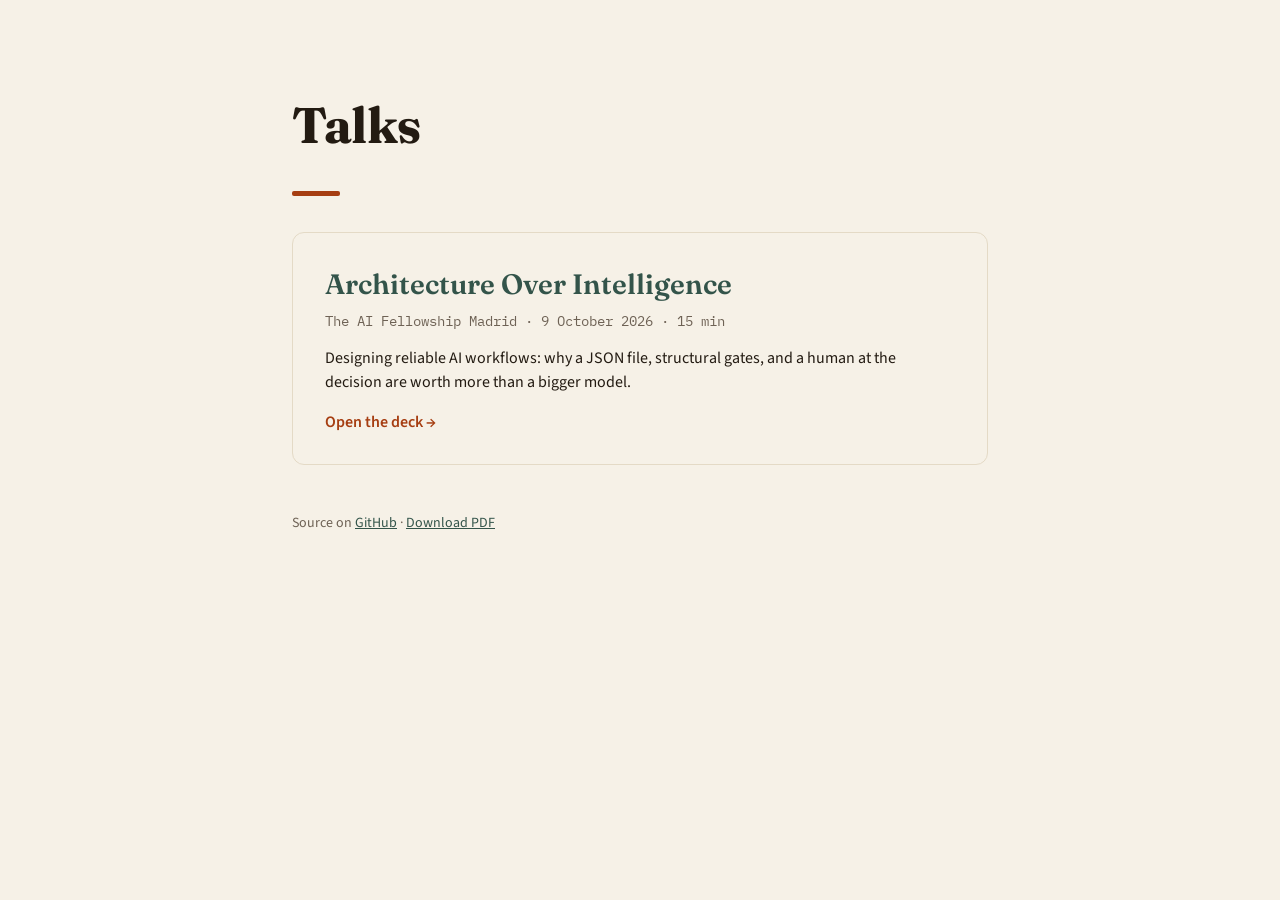
<file: index.html>
<!DOCTYPE html>
<html lang="en">
<head>
<meta charset="utf-8">
<meta name="viewport" content="width=device-width, initial-scale=1">
<title>Talks · Amar Patel</title>
<link rel="preconnect" href="https://fonts.googleapis.com">
<link rel="preconnect" href="https://fonts.gstatic.com" crossorigin>
<link href="https://fonts.googleapis.com/css2?family=Fraunces:opsz,wght@9..144,500;9..144,600;9..144,700&family=Source+Sans+3:wght@400;500;600;700&family=IBM+Plex+Mono:wght@400;500&display=swap" rel="stylesheet">
<style>
  :root {
    --paper:#F6F1E7; --ink:#231B12; --muted:#6E6255; --accent:#A63E12;
    --structure:#33544A; --hairline:#E4DAC6;
  }
  * { box-sizing: border-box; }
  body { margin: 0; background: var(--paper); color: var(--ink); font-family: 'Source Sans 3', system-ui, sans-serif; line-height: 1.5; }
  main { max-width: 760px; margin: 0 auto; padding: 88px 32px 120px; }
  h1 { font-family: 'Fraunces', Georgia, serif; font-weight: 700; font-size: 50px; letter-spacing: -0.01em; margin: 0 0 8px; }
  .rule { width: 48px; height: 5px; background: var(--accent); margin: 28px 0 36px; border-radius: 2px; }
  .talk { display: block; text-decoration: none; color: var(--ink); border: 1px solid var(--hairline); border-radius: 12px; padding: 30px 32px; margin-bottom: 20px; transition: transform .12s ease, box-shadow .12s ease; }
  .talk:hover, .talk:focus-visible { transform: translateY(-2px); box-shadow: 0 12px 28px rgba(35,27,18,.10); }
  .talk:focus-visible { outline: 2px solid var(--accent); outline-offset: 4px; }
  a:focus-visible { outline: 2px solid var(--accent); outline-offset: 3px; border-radius: 2px; }
  ::selection { background: #F3E1D2; color: var(--ink); }
  @media (prefers-reduced-motion: reduce) {
    .talk { transition: box-shadow .12s ease; }
    .talk:hover, .talk:focus-visible { transform: none; }
  }
  .talk h2 { margin: 0 0 6px; font-family: 'Fraunces', Georgia, serif; font-weight: 600; font-size: 28px; color: var(--structure); }
  .talk .meta { font-family: 'IBM Plex Mono', monospace; color: var(--muted); font-size: 14px; }
  .talk p { margin: 14px 0 0; color: var(--ink); }
  .talk .dl { display: inline-block; margin-top: 16px; font-weight: 600; color: var(--accent); }
  footer { color: var(--muted); font-size: 14px; margin-top: 48px; }
  a { color: var(--structure); }
</style>
</head>
<body>
<main>
  <h1>Talks</h1>
  <div class="rule"></div>

  <a class="talk" href="./architecture-over-intelligence/">
    <h2>Architecture Over Intelligence</h2>
    <div class="meta">The AI Fellowship Madrid · 9 October 2026 · 15 min</div>
    <p>Designing reliable AI workflows: why a JSON file, structural gates, and a human at the decision are worth more than a bigger model.</p>
    <span class="dl">Open the deck →</span>
  </a>

  <footer>Source on <a href="https://github.com/amarapatel74/talks">GitHub</a> · <a href="./architecture-over-intelligence/deck.pdf">Download PDF</a></footer>
</main>
</body>
</html>
</file>
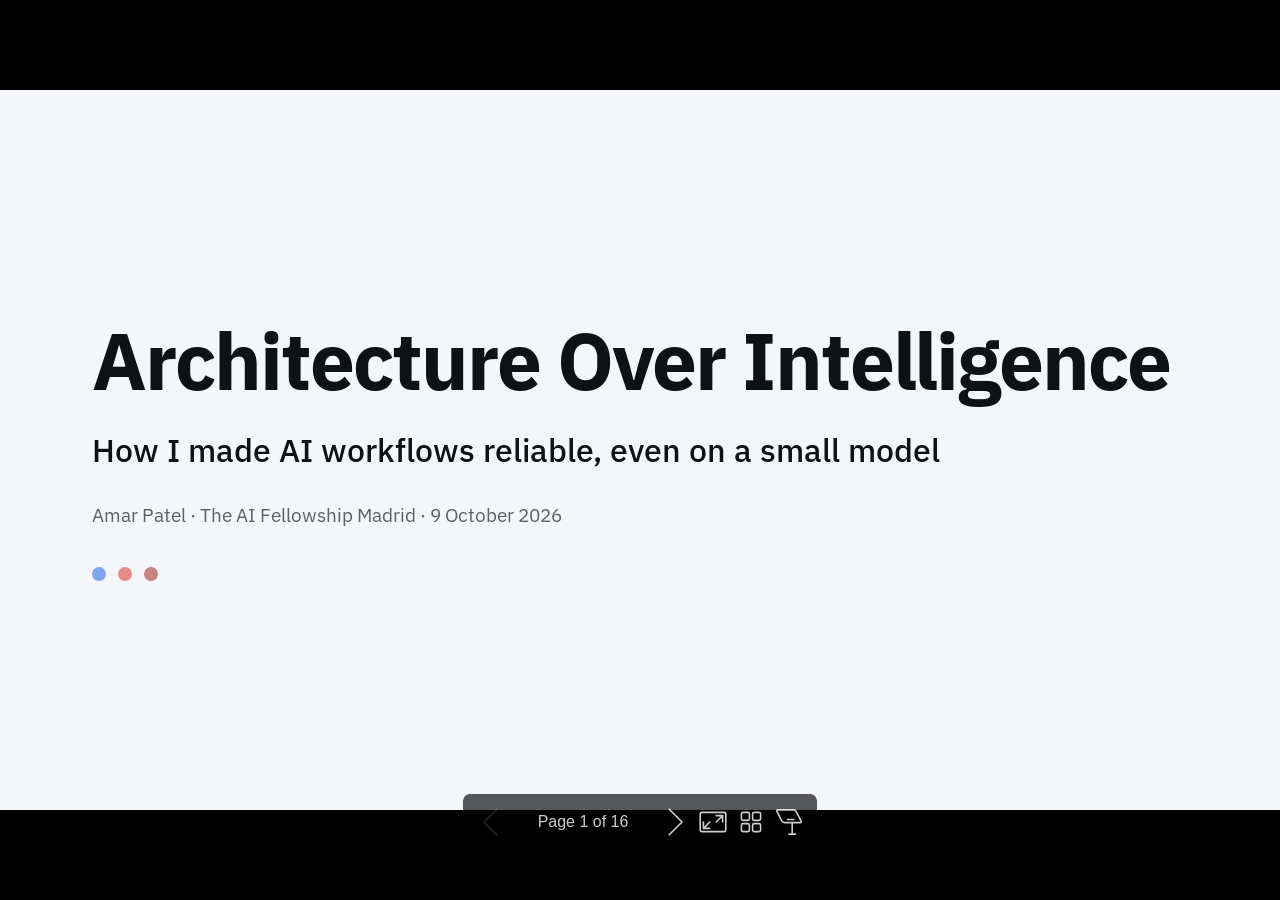
<file: architecture-over-intelligence/index.html>
<!DOCTYPE html><html lang="en"><head><title>Architecture Over Intelligence</title><meta property="og:title" content="Architecture Over Intelligence"><meta charset="UTF-8"><meta name="viewport" content="width=device-width,height=device-height,initial-scale=1.0"><meta name="apple-mobile-web-app-capable" content="yes"><meta http-equiv="X-UA-Compatible" content="ie=edge"><meta property="og:type" content="website"><meta name="twitter:card" content="summary"><style>@media screen{body[data-bespoke-view=""] .bespoke-marp-parent>.bespoke-marp-osc>button,body[data-bespoke-view=next] .bespoke-marp-parent>.bespoke-marp-osc>button,body[data-bespoke-view=overview] button.bespoke-marp-overview-close,body[data-bespoke-view=presenter] .bespoke-marp-presenter-container .bespoke-marp-presenter-info-container .bespoke-marp-presenter-info-page-area .bespoke-marp-presenter-info-page,body[data-bespoke-view=presenter] .bespoke-marp-presenter-container .bespoke-marp-presenter-info-container button,body[data-bespoke-view=presenter] .bespoke-marp-presenter-container .bespoke-marp-presenter-note-container button{appearance:none;background-color:initial;border:0;color:inherit;cursor:pointer;font-size:inherit;opacity:.8;outline:none;padding:0;transition:opacity .2s linear;-webkit-tap-highlight-color:transparent}body[data-bespoke-view=""] .bespoke-marp-parent>.bespoke-marp-osc>button:disabled,body[data-bespoke-view=next] .bespoke-marp-parent>.bespoke-marp-osc>button:disabled,body[data-bespoke-view=overview] button.bespoke-marp-overview-close:disabled,body[data-bespoke-view=presenter] .bespoke-marp-presenter-container .bespoke-marp-presenter-info-container .bespoke-marp-presenter-info-page-area .bespoke-marp-presenter-info-page:disabled,body[data-bespoke-view=presenter] .bespoke-marp-presenter-container .bespoke-marp-presenter-info-container button:disabled,body[data-bespoke-view=presenter] .bespoke-marp-presenter-container .bespoke-marp-presenter-note-container button:disabled{cursor:not-allowed;opacity:.15!important}body[data-bespoke-view=""] .bespoke-marp-parent>.bespoke-marp-osc>button:hover,body[data-bespoke-view=next] .bespoke-marp-parent>.bespoke-marp-osc>button:hover,body[data-bespoke-view=overview] button.bespoke-marp-overview-close:hover,body[data-bespoke-view=presenter] .bespoke-marp-presenter-container .bespoke-marp-presenter-info-container .bespoke-marp-presenter-info-page-area .bespoke-marp-presenter-info-page:hover,body[data-bespoke-view=presenter] .bespoke-marp-presenter-container .bespoke-marp-presenter-info-container button:hover,body[data-bespoke-view=presenter] .bespoke-marp-presenter-container .bespoke-marp-presenter-note-container button:hover{opacity:1}body[data-bespoke-view=""] .bespoke-marp-parent>.bespoke-marp-osc>button:hover:active,body[data-bespoke-view=next] .bespoke-marp-parent>.bespoke-marp-osc>button:hover:active,body[data-bespoke-view=overview] button.bespoke-marp-overview-close:hover:active,body[data-bespoke-view=presenter] .bespoke-marp-presenter-container .bespoke-marp-presenter-info-container .bespoke-marp-presenter-info-page-area .bespoke-marp-presenter-info-page:hover:active,body[data-bespoke-view=presenter] .bespoke-marp-presenter-container .bespoke-marp-presenter-info-container button:hover:active,body[data-bespoke-view=presenter] .bespoke-marp-presenter-container .bespoke-marp-presenter-note-container button:hover:active{opacity:.6}body[data-bespoke-view=""] .bespoke-marp-parent>.bespoke-marp-osc>button:hover:not(:disabled),body[data-bespoke-view=next] .bespoke-marp-parent>.bespoke-marp-osc>button:hover:not(:disabled),body[data-bespoke-view=overview] button.bespoke-marp-overview-close:hover:not(:disabled),body[data-bespoke-view=presenter] .bespoke-marp-presenter-container .bespoke-marp-presenter-info-container .bespoke-marp-presenter-info-page-area .bespoke-marp-presenter-info-page:hover:not(:disabled),body[data-bespoke-view=presenter] .bespoke-marp-presenter-container .bespoke-marp-presenter-info-container button:hover:not(:disabled),body[data-bespoke-view=presenter] .bespoke-marp-presenter-container .bespoke-marp-presenter-note-container button:hover:not(:disabled){transition:none}body[data-bespoke-view=""] .bespoke-marp-parent>.bespoke-marp-osc>button[data-bespoke-marp-osc=prev],body[data-bespoke-view=next] .bespoke-marp-parent>.bespoke-marp-osc>button[data-bespoke-marp-osc=prev],body[data-bespoke-view=presenter] .bespoke-marp-presenter-container .bespoke-marp-presenter-info-container button.bespoke-marp-presenter-info-page-prev{background:#0000 url("[data-uri]") no-repeat 50%;background-size:contain;overflow:hidden;text-indent:100%;white-space:nowrap}body[data-bespoke-view=""] .bespoke-marp-parent>.bespoke-marp-osc>button[data-bespoke-marp-osc=next],body[data-bespoke-view=next] .bespoke-marp-parent>.bespoke-marp-osc>button[data-bespoke-marp-osc=next],body[data-bespoke-view=presenter] .bespoke-marp-presenter-container .bespoke-marp-presenter-info-container button.bespoke-marp-presenter-info-page-next{background:#0000 url("[data-uri]") no-repeat 50%;background-size:contain;overflow:hidden;text-indent:100%;white-space:nowrap}:is(body[data-bespoke-view=""],body[data-bespoke-view=next]) .bespoke-marp-parent>.bespoke-marp-osc>button[data-bespoke-marp-osc=fullscreen]{background:#0000 url("[data-uri]") no-repeat 50%;background-size:contain;overflow:hidden;text-indent:100%;white-space:nowrap}:is(body[data-bespoke-view=""],body[data-bespoke-view=next]) .bespoke-marp-parent>.bespoke-marp-osc>button.exit[data-bespoke-marp-osc=fullscreen]{background-image:url("[data-uri]")}:is(body[data-bespoke-view=""],body[data-bespoke-view=next]) .bespoke-marp-parent>.bespoke-marp-osc>button[data-bespoke-marp-osc=presenter]{background:#0000 url("[data-uri]") no-repeat 50%;background-size:contain;overflow:hidden;text-indent:100%;white-space:nowrap}body[data-bespoke-view=overview] button.bespoke-marp-overview-close,body[data-bespoke-view=presenter] .bespoke-marp-presenter-container .bespoke-marp-presenter-note-container button.bespoke-marp-presenter-note-bigger{background:#0000 url("[data-uri]") no-repeat 50%;background-size:contain;overflow:hidden;text-indent:100%;white-space:nowrap}body[data-bespoke-view=presenter] .bespoke-marp-presenter-container .bespoke-marp-presenter-note-container button.bespoke-marp-presenter-note-smaller{background:#0000 url("[data-uri]") no-repeat 50%;background-size:contain;overflow:hidden;text-indent:100%;white-space:nowrap}:is(body[data-bespoke-view=""],body[data-bespoke-view=next]) .bespoke-marp-parent>.bespoke-marp-osc>button[data-bespoke-marp-osc=overview]{background:#0000 url("[data-uri]") no-repeat 50%;background-size:contain;overflow:hidden;text-indent:100%;white-space:nowrap}}@keyframes __bespoke_marp_transition_reduced_outgoing__{0%{opacity:1}to{opacity:0}}@keyframes __bespoke_marp_transition_reduced_incoming__{0%{mix-blend-mode:plus-lighter;opacity:0}to{mix-blend-mode:plus-lighter;opacity:1}}.bespoke-marp-note,.bespoke-marp-osc,.bespoke-progress-parent{display:none;transition:none}@media screen{::view-transition-group(*){animation-duration:var(--marp-bespoke-transition-animation-duration,.5s);animation-timing-function:ease}::view-transition-new(*),::view-transition-old(*){animation-delay:0s;animation-direction:var(--marp-bespoke-transition-animation-direction,normal);animation-duration:var(--marp-bespoke-transition-animation-duration,.5s);animation-fill-mode:both;animation-name:var(--marp-bespoke-transition-animation-name,var(--marp-bespoke-transition-animation-name-fallback,__bespoke_marp_transition_no_animation__));mix-blend-mode:normal}::view-transition-old(*){--marp-bespoke-transition-animation-name-fallback:__bespoke_marp_transition_reduced_outgoing__;animation-timing-function:ease}::view-transition-new(*){--marp-bespoke-transition-animation-name-fallback:__bespoke_marp_transition_reduced_incoming__;animation-timing-function:ease}::view-transition-new(root),::view-transition-old(root){animation-timing-function:linear}::view-transition-new(__bespoke_marp_transition_osc__),::view-transition-old(__bespoke_marp_transition_osc__){animation-duration:0s!important;animation-name:__bespoke_marp_transition_osc__!important}::view-transition-new(__bespoke_marp_transition_osc__){opacity:0!important}.bespoke-marp-transition-warming-up::view-transition-group(*),.bespoke-marp-transition-warming-up::view-transition-new(*),.bespoke-marp-transition-warming-up::view-transition-old(*){animation-play-state:paused!important}body,html{height:100%;margin:0}body{background:#000;overflow:hidden}svg.bespoke-marp-slide{content-visibility:hidden;interactivity:inert;opacity:0;pointer-events:none;z-index:-1}svg.bespoke-marp-slide:not(.bespoke-marp-active) *{view-transition-name:none!important}svg.bespoke-marp-slide.bespoke-marp-active{content-visibility:visible;interactivity:auto;opacity:1;pointer-events:auto;z-index:0}svg.bespoke-marp-slide.bespoke-marp-active.bespoke-marp-active-ready *{animation-name:__bespoke_marp__!important}@supports not (content-visibility:hidden){svg.bespoke-marp-slide[data-bespoke-marp-load=hideable]{display:none}svg.bespoke-marp-slide[data-bespoke-marp-load=hideable].bespoke-marp-active{display:block}}}@media screen and (prefers-reduced-motion:reduce){svg.bespoke-marp-slide *{view-transition-name:none!important}}@media screen{[data-bespoke-marp-fragment=inactive]{visibility:hidden}:is(body[data-bespoke-view=""],body[data-bespoke-view=next]) .bespoke-marp-parent{inset:0;position:absolute}:is(body[data-bespoke-view=""],body[data-bespoke-view=next]) .bespoke-marp-parent>.bespoke-marp-osc{background:#000000a6;border-radius:7px;bottom:50px;color:#fff;contain:paint;display:block;font-family:Helvetica,Arial,sans-serif;font-size:16px;left:50%;line-height:0;opacity:1;padding:12px;position:absolute;touch-action:manipulation;transform:translateX(-50%);transition:opacity .2s linear;-webkit-user-select:none;user-select:none;view-transition-name:__bespoke_marp_transition_osc__;white-space:nowrap;will-change:transform;z-index:1}:is(body[data-bespoke-view=""],body[data-bespoke-view=next]) .bespoke-marp-parent>.bespoke-marp-osc>:where(*){margin-left:6px}:is(body[data-bespoke-view=""],body[data-bespoke-view=next]) .bespoke-marp-parent>.bespoke-marp-osc>:where(*):where(:first-child){margin-left:0}:is(body[data-bespoke-view=""],body[data-bespoke-view=next]) .bespoke-marp-parent>.bespoke-marp-osc>span{opacity:.8}:is(body[data-bespoke-view=""],body[data-bespoke-view=next]) .bespoke-marp-parent>.bespoke-marp-osc>span[data-bespoke-marp-osc=page]{display:inline-block;min-width:140px;text-align:center}:is(body[data-bespoke-view=""],body[data-bespoke-view=next]) .bespoke-marp-parent>.bespoke-marp-osc>button[data-bespoke-marp-osc=fullscreen],:is(body[data-bespoke-view=""],body[data-bespoke-view=next]) .bespoke-marp-parent>.bespoke-marp-osc>button[data-bespoke-marp-osc=next],:is(body[data-bespoke-view=""],body[data-bespoke-view=next]) .bespoke-marp-parent>.bespoke-marp-osc>button[data-bespoke-marp-osc=overview],:is(body[data-bespoke-view=""],body[data-bespoke-view=next]) .bespoke-marp-parent>.bespoke-marp-osc>button[data-bespoke-marp-osc=presenter],:is(body[data-bespoke-view=""],body[data-bespoke-view=next]) .bespoke-marp-parent>.bespoke-marp-osc>button[data-bespoke-marp-osc=prev]{height:32px;line-height:32px;width:32px}:is(body[data-bespoke-view=""],body[data-bespoke-view=next]) .bespoke-marp-parent.bespoke-marp-inactive{cursor:none}:is(body[data-bespoke-view=""],body[data-bespoke-view=next]) .bespoke-marp-parent.bespoke-marp-inactive>.bespoke-marp-osc{opacity:0;pointer-events:none}:is(body[data-bespoke-view=""],body[data-bespoke-view=next]) svg.bespoke-marp-slide{height:100%;left:0;position:absolute;top:0;width:100%}body[data-bespoke-view=""] .bespoke-progress-parent{background:#222;display:flex;height:5px;width:100%}body[data-bespoke-view=""] .bespoke-progress-parent+:where(.bespoke-marp-parent){top:5px}body[data-bespoke-view=""] .bespoke-progress-parent .bespoke-progress-bar{background:#0288d1;flex:0 0 0;transition:flex-basis .2s cubic-bezier(0,1,1,1)}body[data-bespoke-view=next]{background:#0000}body[data-bespoke-view=presenter]{background:#161616}body[data-bespoke-view=presenter] .bespoke-marp-presenter-container{display:grid;font-family:Helvetica,Arial,sans-serif;grid-template:"current dragbar next" minmax(140px,1fr) "current dragbar note" 2fr "info    dragbar note" 3em;grid-template-columns:minmax(3px,var(--bespoke-marp-presenter-split-ratio,66%)) 0 minmax(3px,1fr);height:100%;left:0;position:absolute;top:0;width:100%}body[data-bespoke-view=presenter] .bespoke-marp-presenter-container :where(.bespoke-marp-parent){grid-area:current;overflow:hidden;position:relative}body[data-bespoke-view=presenter] .bespoke-marp-presenter-container :where(.bespoke-marp-parent) :where(svg.bespoke-marp-slide){height:calc(100% - 40px);left:20px;pointer-events:none;position:absolute;top:20px;-webkit-user-select:none;user-select:none;width:calc(100% - 40px)}body[data-bespoke-view=presenter] .bespoke-marp-presenter-container :where(.bespoke-marp-parent) :where(svg.bespoke-marp-slide).bespoke-marp-active{filter:drop-shadow(0 3px 10px rgba(0,0,0,.5))}body[data-bespoke-view=presenter] .bespoke-marp-presenter-container .bespoke-marp-presenter-dragbar-container{background:#0288d1;cursor:col-resize;grid-area:dragbar;margin-left:-3px;opacity:0;position:relative;transition:opacity .4s linear .1s;width:6px;z-index:10}body[data-bespoke-view=presenter] .bespoke-marp-presenter-container .bespoke-marp-presenter-dragbar-container:hover{opacity:1}body[data-bespoke-view=presenter] .bespoke-marp-presenter-container .bespoke-marp-presenter-dragbar-container.active{opacity:1;transition-delay:0s}body[data-bespoke-view=presenter] .bespoke-marp-presenter-container .bespoke-marp-presenter-next-container{background:#222;cursor:pointer;display:none;grid-area:next;overflow:hidden;position:relative}body[data-bespoke-view=presenter] .bespoke-marp-presenter-container .bespoke-marp-presenter-next-container.active{display:block}body[data-bespoke-view=presenter] .bespoke-marp-presenter-container .bespoke-marp-presenter-next-container iframe.bespoke-marp-presenter-next{background:#0000;border:0;display:block;filter:drop-shadow(0 3px 10px rgba(0,0,0,.5));height:calc(100% - 40px);left:20px;pointer-events:none;position:absolute;interactivity:inert;top:20px;-webkit-user-select:none;user-select:none;width:calc(100% - 40px)}body[data-bespoke-view=presenter] .bespoke-marp-presenter-container .bespoke-marp-presenter-note-container{background:#222;color:#eee;grid-area:note;position:relative;z-index:1}body[data-bespoke-view=presenter] .bespoke-marp-presenter-container .bespoke-marp-presenter-note-container button{height:1.5em;line-height:1.5em;width:1.5em}body[data-bespoke-view=presenter] .bespoke-marp-presenter-container .bespoke-marp-presenter-note-container .bespoke-marp-presenter-note-wrapper{display:block;inset:0;position:absolute}body[data-bespoke-view=presenter] .bespoke-marp-presenter-container .bespoke-marp-presenter-note-container .bespoke-marp-presenter-note-buttons{background:#000000a6;border-radius:4px;bottom:0;display:flex;gap:4px;margin:12px;opacity:0;padding:6px;pointer-events:none;position:absolute;right:0;transition:opacity .2s linear}body[data-bespoke-view=presenter] .bespoke-marp-presenter-container .bespoke-marp-presenter-note-container .bespoke-marp-presenter-note-buttons:focus-within,body[data-bespoke-view=presenter] .bespoke-marp-presenter-container .bespoke-marp-presenter-note-container .bespoke-marp-presenter-note-wrapper:focus-within+.bespoke-marp-presenter-note-buttons,body[data-bespoke-view=presenter] .bespoke-marp-presenter-container .bespoke-marp-presenter-note-container:hover .bespoke-marp-presenter-note-buttons{opacity:1;pointer-events:auto}body[data-bespoke-view=presenter] .bespoke-marp-presenter-container .bespoke-marp-presenter-note-container .bespoke-marp-note{box-sizing:border-box;font-size:calc(1.1em*var(--bespoke-marp-note-font-scale, 1));height:calc(100% - 40px);margin:20px;overflow:auto;padding-right:3px;white-space:pre-wrap;width:calc(100% - 40px);word-wrap:break-word;scrollbar-color:#eeeeee80 #0000;scrollbar-width:thin}body[data-bespoke-view=presenter] .bespoke-marp-presenter-container .bespoke-marp-presenter-note-container .bespoke-marp-note::-webkit-scrollbar{width:6px}body[data-bespoke-view=presenter] .bespoke-marp-presenter-container .bespoke-marp-presenter-note-container .bespoke-marp-note::-webkit-scrollbar-track{background:#0000}body[data-bespoke-view=presenter] .bespoke-marp-presenter-container .bespoke-marp-presenter-note-container .bespoke-marp-note::-webkit-scrollbar-thumb{background:#eeeeee80;border-radius:6px}body[data-bespoke-view=presenter] .bespoke-marp-presenter-container .bespoke-marp-presenter-note-container .bespoke-marp-note:empty{pointer-events:none}body[data-bespoke-view=presenter] .bespoke-marp-presenter-container .bespoke-marp-presenter-note-container .bespoke-marp-note.active{display:block}body[data-bespoke-view=presenter] .bespoke-marp-presenter-container .bespoke-marp-presenter-note-container .bespoke-marp-note p:first-child{margin-top:0}body[data-bespoke-view=presenter] .bespoke-marp-presenter-container .bespoke-marp-presenter-note-container .bespoke-marp-note p:last-child{margin-bottom:0}body[data-bespoke-view=presenter] .bespoke-marp-presenter-container .bespoke-marp-presenter-info-container{align-items:center;box-sizing:border-box;color:#eee;display:flex;flex-wrap:nowrap;grid-area:info;justify-content:center;overflow:hidden;padding:0 10px}body[data-bespoke-view=presenter] .bespoke-marp-presenter-container .bespoke-marp-presenter-info-container :is(.bespoke-marp-presenter-info-page-area,.bespoke-marp-presenter-info-time,.bespoke-marp-presenter-info-timer){box-sizing:border-box;display:block;padding:0 10px;white-space:nowrap;width:100%}body[data-bespoke-view=presenter] .bespoke-marp-presenter-container .bespoke-marp-presenter-info-container button{height:1.5em;line-height:1.5em;width:1.5em}body[data-bespoke-view=presenter] .bespoke-marp-presenter-container .bespoke-marp-presenter-info-container .bespoke-marp-presenter-info-page-area{order:2;text-align:center}body[data-bespoke-view=presenter] .bespoke-marp-presenter-container .bespoke-marp-presenter-info-container .bespoke-marp-presenter-info-page-area .bespoke-marp-presenter-info-page{display:inline-block;min-width:120px;text-align:center}body[data-bespoke-view=presenter] .bespoke-marp-presenter-container .bespoke-marp-presenter-info-container .bespoke-marp-presenter-info-time{color:#999;order:1;text-align:left}body[data-bespoke-view=presenter] .bespoke-marp-presenter-container .bespoke-marp-presenter-info-container .bespoke-marp-presenter-info-timer{color:#999;order:3;text-align:right}body[data-bespoke-view=presenter] .bespoke-marp-presenter-container .bespoke-marp-presenter-info-container .bespoke-marp-presenter-info-timer:hover{cursor:pointer}body[data-bespoke-view=overview]{background:#161616;overflow:auto}body[data-bespoke-view=overview] [data-bespoke-marp-fragment=inactive]{visibility:visible}body[data-bespoke-view=overview] .bespoke-marp-overview-header{backdrop-filter:blur(4px);background:#222222d9;box-shadow:0 3px 10px #00000080;box-sizing:border-box;display:flex;height:48px;inset:0 0 auto;justify-content:flex-end;padding:10px;position:fixed;z-index:1}body[data-bespoke-view=overview] button.bespoke-marp-overview-close{height:28px;line-height:28px;transform:rotate(45deg);width:28px}body[data-bespoke-view=overview] .bespoke-marp-parent{display:grid;gap:40px;grid-template-columns:repeat(auto-fit,minmax(0,240px));justify-content:space-around;padding:30px}body[data-bespoke-view=overview] .bespoke-marp-parent svg.bespoke-marp-slide{--bov-selected:#0000;--bov-focus:#161616;--bov-focus-outline:#0000;background-image:conic-gradient(#161616 0 0),conic-gradient(var(--bov-focus) 0 0),conic-gradient(var(--bov-focus-outline) 0 0),conic-gradient(var(--bov-selected) 0 0);background-position:5px 5px,3px 3px,2px 2px,0 0;background-repeat:no-repeat;background-size:calc(100% - 10px) calc(100% - 10px),calc(100% - 6px) calc(100% - 6px),calc(100% - 4px) calc(100% - 4px),100% 100%;content-visibility:visible;cursor:pointer;filter:drop-shadow(0 3px 10px rgba(0,0,0,.5));margin:-6px;padding:6px;interactivity:auto;opacity:1;outline:0;pointer-events:auto;scroll-margin-block:30px;width:100%;z-index:0}body[data-bespoke-view=overview] .bespoke-marp-parent svg.bespoke-marp-slide *,body[data-bespoke-view=overview] .bespoke-marp-parent svg.bespoke-marp-slide.bespoke-marp-active *{pointer-events:none;interactivity:inert}body[data-bespoke-view=overview] .bespoke-marp-parent :is(svg.bespoke-marp-slide:active,svg.bespoke-marp-slide:focus-visible,svg.bespoke-marp-slide:hover){--bov-focus-outline:#161616}body[data-bespoke-view=overview] .bespoke-marp-parent svg.bespoke-marp-slide:focus-visible,body[data-bespoke-view=overview] .bespoke-marp-parent svg.bespoke-marp-slide:hover{--bov-focus:#999}body[data-bespoke-view=overview] .bespoke-marp-parent svg.bespoke-marp-slide:active{--bov-focus:#eee}body[data-bespoke-view=overview] .bespoke-marp-parent svg.bespoke-marp-slide.bespoke-marp-active{--bov-selected:#0288d1}body[data-bespoke-view=overview]:has(.bespoke-marp-overview-header) .bespoke-marp-parent{padding-top:78px}body[data-bespoke-view=overview]:has(.bespoke-marp-overview-header) .bespoke-marp-parent svg.bespoke-marp-slide{scroll-margin-top:78px}.bespoke-marp-overview{background:#000000a6;inset:0;opacity:0;pointer-events:none;position:fixed;transition:opacity .1s ease;z-index:10}.bespoke-marp-overview iframe{background:#222;border:0;display:block;height:100%;left:0;position:absolute;top:0;width:100%}.bespoke-marp-overview[data-open="1"]{opacity:1;pointer-events:auto}}@media print{.bespoke-marp-overview,.bespoke-marp-presenter-info-container,.bespoke-marp-presenter-next-container,.bespoke-marp-presenter-note-container{display:none}}</style><style>@import url('https://fonts.googleapis.com/css2?family=IBM+Plex+Sans:wght@400;500;600;700&family=IBM+Plex+Mono:wght@400;500;600&display=swap');div#\:\$p > svg > foreignObject > section{width:1280px;height:720px;box-sizing:border-box;overflow:hidden;position:relative;scroll-snap-align:center center;-webkit-text-size-adjust:100%;text-size-adjust:100%}div#\:\$p > svg > foreignObject > section::after{bottom:0;content:attr(data-marpit-pagination);padding:inherit;pointer-events:none;position:absolute;right:0}div#\:\$p > svg > foreignObject > section:not([data-marpit-pagination])::after{display:none}div#\:\$p > svg > foreignObject > section :where(:is(h1, marp-h1)){font-size:2em;margin-block:0.67em}div#\:\$p > svg > foreignObject > section section:where(:is(h1, marp-h1)){--marpit-root-font-size: 2em}div#\:\$p > svg > foreignObject > section video::-webkit-media-controls{will-change:transform}@page {size:1280px 720px;margin:0}@media print{html, body{background-color:#fff;margin:0;page-break-inside:avoid;break-inside:avoid-page}div#\:\$p > svg > foreignObject > section{page-break-before:always;break-before:page}div#\:\$p > svg > foreignObject > section, div#\:\$p > svg > foreignObject > section *{-webkit-print-color-adjust:exact!important;animation-delay:0s!important;animation-duration:0s!important;color-adjust:exact!important;print-color-adjust:exact!important;transition:none!important}div#\:\$p > svg[data-marpit-svg]{display:block;height:100vh;width:100vw}}div#\:\$p > svg > foreignObject > :where(section){container-type:size}div#\:\$p > svg > foreignObject > section img[data-marp-twemoji]{background:transparent;height:1em;margin:0 .05em 0 .1em;vertical-align:-.1em;width:1em}div#\:\$p > svg > foreignObject > :where(section):not([\20 root]){--paper:     #F6F1E7;--paper2:    #EFE8D8;--ink:       #231B12;--muted:     #6E6255;--accent:    #A63E12;--accentH:   #F28D54;--structure: #33544A;--structureH: #6FA394;--blocked:   #5C1A16;--hairline:  #E4DAC6;--display: 'IBM Plex Sans', 'Helvetica Neue', Arial, sans-serif;--sans: 'Source Sans 3', -apple-system, 'Segoe UI', sans-serif;--mono: 'IBM Plex Mono', ui-monospace, 'SF Mono', monospace;}div#\:\$p > svg > foreignObject > section{--color-background: var(--paper);--color-foreground: var(--ink);background:var(--paper);color:var(--ink);font-family:var(--sans);font-size:27px;line-height:1.42;padding:70px 92px;position:relative;display:flex;flex-direction:column;justify-content:flex-start;text-align:left}div#\:\$p > svg > foreignObject > section{--marpit-root-font-size: 27px}div#\:\$p > svg > foreignObject > section :is(h1, marp-h1), div#\:\$p > svg > foreignObject > section :is(h2, marp-h2), div#\:\$p > svg > foreignObject > section :is(h3, marp-h3){font-family:var(--display);font-weight:600;letter-spacing:-0.01em;line-height:1.06;color:var(--ink);margin:0 0 0.4em 0}div#\:\$p > svg > foreignObject > section :is(h1, marp-h1){font-size:54px}div#\:\$p > svg > foreignObject > section :is(h2, marp-h2){font-size:42px;color:var(--structure)}div#\:\$p > svg > foreignObject > section :is(h3, marp-h3){font-size:30px;color:var(--ink)}div#\:\$p > svg > foreignObject > section strong{color:var(--accent);font-weight:700}div#\:\$p > svg > foreignObject > section :is(h1, marp-h1) strong, div#\:\$p > svg > foreignObject > section :is(h2, marp-h2) strong{color:var(--accent)}div#\:\$p > svg > foreignObject > section :is(h1, marp-h1)::after{content:'';display:block;width:2.2em;height:5px;margin-top:0.3em;background:var(--accent);border-radius:2px}div#\:\$p > svg > foreignObject > section.lead :is(h1, marp-h1)::after{display:none}div#\:\$p > svg > foreignObject > section p, div#\:\$p > svg > foreignObject > section ul, div#\:\$p > svg > foreignObject > section ol, div#\:\$p > svg > foreignObject > section table, div#\:\$p > svg > foreignObject > section :is(pre, marp-pre){margin:0 0 0.85em 0}div#\:\$p > svg > foreignObject > section li{margin:0.28em 0}div#\:\$p > svg > foreignObject > section li::marker{color:var(--accent)}div#\:\$p > svg > foreignObject > section a{color:var(--accent)}div#\:\$p > svg > foreignObject > section code{font-family:var(--mono);font-size:0.9em;background:var(--paper2);color:var(--ink);padding:0.05em 0.3em;border-radius:4px}div#\:\$p > svg > foreignObject > section :is(pre, marp-pre){background:#12161C;color:#E6EAF0;font-family:var(--mono);font-size:0.8em;line-height:1.5;padding:22px 26px;border-radius:10px;overflow:hidden}div#\:\$p > svg > foreignObject > section :is(pre, marp-pre) code{background:none;color:inherit;padding:0;font-size:inherit}div#\:\$p > svg > foreignObject > section table{width:100%;border-collapse:collapse;font-size:0.82em;margin-bottom:1.1em}div#\:\$p > svg > foreignObject > section th{text-align:left;font-weight:600;color:var(--structure);border-bottom:2px solid var(--ink);padding:0.4em 0.6em 0.4em 0}div#\:\$p > svg > foreignObject > section td{border-bottom:1px solid var(--hairline);padding:0.42em 0.6em 0.42em 0;vertical-align:top}div#\:\$p > svg > foreignObject > section.lead{justify-content:center}div#\:\$p > svg > foreignObject > section.lead :is(h1, marp-h1){font-size:80px;font-weight:700;line-height:1.0;margin-bottom:0.35em}div#\:\$p > svg > foreignObject > section.lead .subtitle{font-size:32px;color:var(--structure);font-weight:500;margin-bottom:0.9em}div#\:\$p > svg > foreignObject > section.lead div#\:\$p > svg > foreignObject > section section.subtitle{--marpit-root-font-size: 32px}div#\:\$p > svg > foreignObject > section.lead .author{font-family:var(--sans);font-size:19px;color:var(--muted)}div#\:\$p > svg > foreignObject > section.lead div#\:\$p > svg > foreignObject > section section.author{--marpit-root-font-size: 19px}div#\:\$p > svg > foreignObject > section .lead-motif{display:flex;gap:12px;margin-top:1.4em}div#\:\$p > svg > foreignObject > section .lead-motif :is(span, marp-span){width:14px;height:14px;border-radius:50%;display:inline-block;opacity:0.55}div#\:\$p > svg > foreignObject > section .lead-motif .a{background:var(--structure)}div#\:\$p > svg > foreignObject > section .lead-motif .b{background:var(--accent)}div#\:\$p > svg > foreignObject > section .lead-motif .c{background:var(--blocked)}div#\:\$p > svg > foreignObject > section.close{background:var(--ink);color:var(--paper)}div#\:\$p > svg > foreignObject > section.close :is(h1, marp-h1), div#\:\$p > svg > foreignObject > section.close :is(h2, marp-h2){color:var(--paper)}div#\:\$p > svg > foreignObject > section.close :is(h1, marp-h1)::after{background:var(--accentH)}div#\:\$p > svg > foreignObject > section.close strong, div#\:\$p > svg > foreignObject > section.close a{color:var(--accentH)}div#\:\$p > svg > foreignObject > section.close code{background:#232A33;color:#E6EAF0}div#\:\$p > svg > foreignObject > section.close :is(pre, marp-pre){background:#0A0D11}div#\:\$p > svg > foreignObject > section .body{flex:1 1 auto;display:flex;flex-direction:column;justify-content:center;min-height:0}div#\:\$p > svg > foreignObject > section .body > *:first-child{margin-top:0}div#\:\$p > svg > foreignObject > section .body > *:last-child{margin-bottom:0}div#\:\$p > svg > foreignObject > section footer{position:absolute;bottom:28px;left:88px;right:88px;font-family:var(--mono);font-size:15px;color:var(--muted)}div#\:\$p > svg > foreignObject > section.close footer{color:#8B94A1}div#\:\$p > svg > foreignObject > section.lead footer{display:none}div#\:\$p > svg > foreignObject > section::after{font-family:var(--mono);font-size:15px;line-height:1.42;color:var(--muted);content:attr(data-marpit-pagination);position:absolute;right:88px;bottom:28px;padding:0}div#\:\$p > svg > foreignObject > section::after{--marpit-root-font-size: 15px}div#\:\$p > svg > foreignObject > section .flow{display:flex;align-items:center;flex-wrap:wrap;gap:10px 4px;margin:0.7em 0 0.9em}div#\:\$p > svg > foreignObject > section .flow .step{background:#fff;border:2px solid var(--ink);border-radius:10px;padding:12px 16px;font-family:var(--sans);font-weight:600;font-size:0.62em;color:var(--ink);box-shadow:3px 3px 0 var(--hairline);white-space:nowrap}div#\:\$p > svg > foreignObject > section .flow div#\:\$p > svg > foreignObject > section section.step{--marpit-root-font-size: 0.62em}div#\:\$p > svg > foreignObject > section .flow .step.file{border-style:dashed;background:var(--paper2);font-family:var(--mono);font-weight:500}div#\:\$p > svg > foreignObject > section .flow .arrow{font-family:var(--mono);color:var(--accent);font-size:1.1em;padding:0 2px;flex-shrink:0}div#\:\$p > svg > foreignObject > section .flow div#\:\$p > svg > foreignObject > section section.arrow{--marpit-root-font-size: 1.1em}div#\:\$p > svg > foreignObject > section .flow.chain{flex-wrap:nowrap;gap:4px}div#\:\$p > svg > foreignObject > section .flow.chain .step{font-size:0.56em;padding:10px 11px}div#\:\$p > svg > foreignObject > section .flow.chain div#\:\$p > svg > foreignObject > section section.step{--marpit-root-font-size: 0.56em}div#\:\$p > svg > foreignObject > section .flow.chain .arrow{font-size:0.9em;padding:0}div#\:\$p > svg > foreignObject > section .flow.chain div#\:\$p > svg > foreignObject > section section.arrow{--marpit-root-font-size: 0.9em}div#\:\$p > svg > foreignObject > section .split{display:flex;gap:26px;margin:0.7em 0 0.9em}div#\:\$p > svg > foreignObject > section .split .panel{flex:1;border-radius:14px;padding:20px 24px}div#\:\$p > svg > foreignObject > section .split .demo{background:var(--paper2);border:2px solid var(--hairline)}div#\:\$p > svg > foreignObject > section .split .prod{background:var(--redSoft);border:2px solid var(--accent)}div#\:\$p > svg > foreignObject > section .split .panel-title{margin:0 0 0.45em 0;font-size:1.05em;font-family:var(--display)}div#\:\$p > svg > foreignObject > section .split div#\:\$p > svg > foreignObject > section section.panel-title{--marpit-root-font-size: 1.05em}div#\:\$p > svg > foreignObject > section .split .demo .panel-title{color:var(--structure)}div#\:\$p > svg > foreignObject > section .split .prod .panel-title{color:var(--accent)}div#\:\$p > svg > foreignObject > section .split ul{margin:0;padding-left:1.05em;font-size:0.8em}div#\:\$p > svg > foreignObject > section .split li{margin:0.32em 0}div#\:\$p > svg > foreignObject > section .split li::marker{color:inherit}div#\:\$p > svg > foreignObject > section .split .demo li::marker{color:var(--structure)}div#\:\$p > svg > foreignObject > section .split .prod li::marker{color:var(--accent)}div#\:\$p > svg > foreignObject > section .statefile{background:#fff;border:2px solid var(--ink);border-radius:12px;overflow:hidden;margin:0.6em 0 0.8em;box-shadow:4px 4px 0 var(--hairline)}div#\:\$p > svg > foreignObject > section .statefile .tab{background:var(--ink);color:var(--paper);font-family:var(--mono);font-size:0.62em;padding:7px 18px;display:flex;justify-content:space-between;align-items:center}div#\:\$p > svg > foreignObject > section .statefile div#\:\$p > svg > foreignObject > section section.tab{--marpit-root-font-size: 0.62em}div#\:\$p > svg > foreignObject > section .statefile .tab .dot{width:9px;height:9px;border-radius:50%;background:var(--accentH);margin-right:8px;display:inline-block}div#\:\$p > svg > foreignObject > section .statefile .fields{padding:6px 22px}div#\:\$p > svg > foreignObject > section .statefile .field{display:flex;justify-content:space-between;gap:20px;padding:8px 0;border-bottom:1px solid var(--hairline);font-family:var(--mono);font-size:0.66em}div#\:\$p > svg > foreignObject > section .statefile div#\:\$p > svg > foreignObject > section section.field{--marpit-root-font-size: 0.66em}div#\:\$p > svg > foreignObject > section .statefile .field:last-child{border-bottom:none}div#\:\$p > svg > foreignObject > section .statefile .key{color:var(--structure);font-weight:600;flex-shrink:0}div#\:\$p > svg > foreignObject > section .statefile .val{color:var(--ink);text-align:right}div#\:\$p > svg > foreignObject > section .statefile .field.active{background:var(--blueSoft);margin:0 -22px;padding:8px 22px}div#\:\$p > svg > foreignObject > section .statefile .field.active .val{color:var(--accent);font-weight:700}div#\:\$p > svg > foreignObject > section .statefile .field.aborted .val{color:var(--blocked);font-weight:700}div#\:\$p > svg > foreignObject > section .gates{display:flex;gap:18px;margin:0.7em 0 0.6em}div#\:\$p > svg > foreignObject > section .gates .gate{flex:1;border-radius:14px;padding:18px 18px;border:2px solid var(--ink);background:#fff}div#\:\$p > svg > foreignObject > section .gates .dot{width:30px;height:30px;border-radius:50%;margin-bottom:10px}div#\:\$p > svg > foreignObject > section .gates .auto .dot{background:var(--structure)}div#\:\$p > svg > foreignObject > section .gates .human .dot{background:var(--accent)}div#\:\$p > svg > foreignObject > section .gates .blocked .dot{background:var(--blocked)}div#\:\$p > svg > foreignObject > section .gates .gate-title{font-family:var(--display);font-size:1.05em;margin:0 0 5px}div#\:\$p > svg > foreignObject > section .gates div#\:\$p > svg > foreignObject > section section.gate-title{--marpit-root-font-size: 1.05em}div#\:\$p > svg > foreignObject > section .gates .gate p{font-size:0.62em;margin:0 0 4px;color:var(--muted);line-height:1.35}div#\:\$p > svg > foreignObject > section .gates .gate p:last-child{margin-bottom:0}div#\:\$p > svg > foreignObject > section .gates .gate .when{font-style:italic}div#\:\$p > svg > foreignObject > section .dial{margin:0.9em 0 0.3em;max-width:620px}div#\:\$p > svg > foreignObject > section .dial .track{position:relative;height:10px;border-radius:6px;background:linear-gradient(90deg, var(--accent), var(--structure))}div#\:\$p > svg > foreignObject > section .dial .marker{position:absolute;top:-10px;width:30px;height:30px;border-radius:50%;background:var(--paper);border:3px solid var(--ink);box-shadow:2px 2px 0 var(--hairline);transform:translateX(-50%)}div#\:\$p > svg > foreignObject > section.close .dial .marker{background:var(--ink);border-color:var(--paper);box-shadow:2px 2px 0 rgba(0,0,0,.4)}div#\:\$p > svg > foreignObject > section .dial .labels{display:flex;justify-content:space-between;margin-top:20px;font-family:var(--mono);font-size:0.58em;color:var(--muted);text-transform:uppercase;letter-spacing:0.04em}div#\:\$p > svg > foreignObject > section .dial div#\:\$p > svg > foreignObject > section section.labels{--marpit-root-font-size: 0.58em}div#\:\$p > svg > foreignObject > section.close .dial .labels{color:#8B94A1}div#\:\$p > svg > foreignObject > section .pipeline{display:flex;flex-wrap:wrap;gap:8px 6px;margin:0.7em 0 0.5em}div#\:\$p > svg > foreignObject > section .pipeline .node{display:flex;align-items:center;gap:7px;border:2px solid var(--ink);border-radius:999px;padding:7px 14px 7px 8px;background:#fff;font-size:0.6em;font-weight:600;white-space:nowrap}div#\:\$p > svg > foreignObject > section .pipeline div#\:\$p > svg > foreignObject > section section.node{--marpit-root-font-size: 0.6em}div#\:\$p > svg > foreignObject > section .pipeline .node .dot{width:12px;height:12px;border-radius:50%;flex-shrink:0}div#\:\$p > svg > foreignObject > section .pipeline .node.human .dot{background:var(--accent)}div#\:\$p > svg > foreignObject > section .pipeline .node.auto .dot{background:var(--structure)}div#\:\$p > svg > foreignObject > section .pipeline .node.optional{border-style:dashed;color:var(--muted)}div#\:\$p > svg > foreignObject > section .pipeline .node.optional .dot{background:var(--hairline);border:1px solid var(--muted)}div#\:\$p > svg > foreignObject > section .pipeline .sep{display:flex;align-items:center;color:var(--muted);font-family:var(--mono);font-size:0.9em}div#\:\$p > svg > foreignObject > section .pipeline div#\:\$p > svg > foreignObject > section section.sep{--marpit-root-font-size: 0.9em}div#\:\$p > svg > foreignObject > section .stats{display:flex;gap:34px;margin-top:16px}div#\:\$p > svg > foreignObject > section .stats .stat .n{font-family:var(--display);font-weight:700;font-size:1.7em;color:var(--accent);line-height:1}div#\:\$p > svg > foreignObject > section .stats .stat div#\:\$p > svg > foreignObject > section section.n{--marpit-root-font-size: 1.7em}div#\:\$p > svg > foreignObject > section .stats .stat .l{font-family:var(--sans);font-size:0.56em;color:var(--muted);text-transform:uppercase;letter-spacing:0.05em;margin-top:3px}div#\:\$p > svg > foreignObject > section .stats .stat div#\:\$p > svg > foreignObject > section section.l{--marpit-root-font-size: 0.56em}div#\:\$p > svg > foreignObject > section .resume{display:flex;align-items:center;margin:2.2em 0 0.4em}div#\:\$p > svg > foreignObject > section .resume .seg{flex:1;height:4px;background:var(--structure);border-radius:2px;position:relative}div#\:\$p > svg > foreignObject > section .resume .gap{width:70px;height:4px;flex-shrink:0;background:repeating-linear-gradient(90deg, var(--muted) 0 6px, transparent 6px 12px)}div#\:\$p > svg > foreignObject > section .resume .file{min-width:78px;padding:0 10px;box-sizing:border-box;height:58px;flex-shrink:0;border:2px solid var(--ink);border-radius:6px;background:#fff;display:flex;align-items:center;justify-content:center;text-align:center;font-family:var(--mono);font-size:0.5em;line-height:1.3;position:relative;z-index:1;box-shadow:3px 3px 0 var(--hairline);margin:0 -2px}div#\:\$p > svg > foreignObject > section .resume div#\:\$p > svg > foreignObject > section section.file{--marpit-root-font-size: 0.5em}div#\:\$p > svg > foreignObject > section .resume [data-label]::before{content:attr(data-label);position:absolute;bottom:calc(100% + 10px);font-family:var(--sans);font-size:17px;line-height:1;color:var(--muted);white-space:nowrap}div#\:\$p > svg > foreignObject > section .resume div#\:\$p > svg > foreignObject > section section[data-label]::before{--marpit-root-font-size: 17px}div#\:\$p > svg > foreignObject > section .resume .file[data-label]::before{left:50%;transform:translateX(-50%)}div#\:\$p > svg > foreignObject > section .resume .seg[data-label]::before{bottom:41px;left:0}div#\:\$p > svg > foreignObject > section .resume .seg.end[data-label]::before{left:auto;right:0}div#\:\$p > svg > foreignObject > section .icon-list{display:flex;flex-direction:column;gap:10px;margin:0.7em 0 0.8em}div#\:\$p > svg > foreignObject > section .icon-list .row{display:flex;align-items:flex-start;gap:14px}div#\:\$p > svg > foreignObject > section .icon-list .badge{flex-shrink:0;width:30px;height:30px;border-radius:50%;background:var(--ink);color:var(--paper);display:flex;align-items:center;justify-content:center;font-size:0.62em}div#\:\$p > svg > foreignObject > section .icon-list div#\:\$p > svg > foreignObject > section section.badge{--marpit-root-font-size: 0.62em}div#\:\$p > svg > foreignObject > section .icon-list .row.win .badge{background:var(--structure)}div#\:\$p > svg > foreignObject > section .icon-list .txt{font-size:0.8em;padding-top:0.1em}div#\:\$p > svg > foreignObject > section .icon-list div#\:\$p > svg > foreignObject > section section.txt{--marpit-root-font-size: 0.8em}div#\:\$p > svg > foreignObject > section .timeline{display:flex;gap:0;margin:0.9em 0 0.6em;position:relative}div#\:\$p > svg > foreignObject > section .timeline::before{content:'';position:absolute;left:8px;right:8px;top:17px;height:2px;background:var(--hairline)}div#\:\$p > svg > foreignObject > section .timeline .point{flex:1;text-align:left;position:relative;padding-top:32px;padding-right:20px}div#\:\$p > svg > foreignObject > section .timeline .point::before{content:'';position:absolute;top:9px;left:0;width:16px;height:16px;border-radius:50%;background:var(--accent);border:2px solid var(--ink)}div#\:\$p > svg > foreignObject > section .timeline .point .pt-title{margin:0 0 4px;font-family:var(--display);font-size:1.05em}div#\:\$p > svg > foreignObject > section .timeline .point div#\:\$p > svg > foreignObject > section section.pt-title{--marpit-root-font-size: 1.05em}div#\:\$p > svg > foreignObject > section .timeline .point p{margin:0;font-size:0.72em;color:var(--muted)}div#\:\$p > svg > foreignObject > section .pullquote{font-family:var(--display);font-style:italic;font-weight:500;font-size:1.3em;color:var(--structure);margin:0.8em 0}div#\:\$p > svg > foreignObject > section section.pullquote{--marpit-root-font-size: 1.3em}div#\:\$p > svg > foreignObject > section .pullquote::before{content:'\201C';color:var(--accent);font-size:1.55em;line-height:1;vertical-align:-0.12em;margin-right:0.12em}div#\:\$p > svg > foreignObject > section section.pullquote::before{--marpit-root-font-size: 1.55em}div#\:\$p > svg > foreignObject > section.close .pullquote{color:var(--paper)}div#\:\$p > svg > foreignObject > section.close .pullquote::before{color:var(--accentH)}div#\:\$p > svg > foreignObject > section .mapping{display:flex;flex-direction:column;gap:9px;margin:0.6em 0 0.8em}div#\:\$p > svg > foreignObject > section .mapping .row{display:grid;grid-template-columns:1fr 34px 1fr;align-items:center;gap:4px}div#\:\$p > svg > foreignObject > section .mapping .left, div#\:\$p > svg > foreignObject > section .mapping .right{border:2px solid var(--hairline);border-radius:8px;padding:8px 14px;font-size:0.68em}div#\:\$p > svg > foreignObject > section .mapping div#\:\$p > svg > foreignObject > section section.left, div#\:\$p > svg > foreignObject > section .mapping div#\:\$p > svg > foreignObject > section section.right{--marpit-root-font-size: 0.68em}div#\:\$p > svg > foreignObject > section .mapping .left{background:#fff}div#\:\$p > svg > foreignObject > section .mapping .right{background:var(--redSoft);border-color:var(--accent)}div#\:\$p > svg > foreignObject > section .mapping .arrow{text-align:center;color:var(--accent);font-family:var(--mono);font-size:1.15em}div#\:\$p > svg > foreignObject > section .mapping div#\:\$p > svg > foreignObject > section section.arrow{--marpit-root-font-size: 1.15em}div#\:\$p > svg > foreignObject > section .rules{display:flex;flex-direction:column;gap:10px;margin:0.6em 0 0.7em}div#\:\$p > svg > foreignObject > section .rules .rule{display:flex;align-items:flex-start;gap:16px}div#\:\$p > svg > foreignObject > section .rules .num{font-family:var(--display);font-weight:700;font-size:1.4em;color:var(--accent);width:1.1em;flex-shrink:0;line-height:1.15}div#\:\$p > svg > foreignObject > section .rules div#\:\$p > svg > foreignObject > section section.num{--marpit-root-font-size: 1.4em}div#\:\$p > svg > foreignObject > section .rules .txt{font-size:0.8em;padding-top:0.14em}div#\:\$p > svg > foreignObject > section .rules div#\:\$p > svg > foreignObject > section section.txt{--marpit-root-font-size: 0.8em}div#\:\$p > svg > foreignObject > section .legend{display:flex;flex-wrap:wrap;gap:22px;margin-top:14px;font-size:0.66em;color:var(--muted);align-items:center}div#\:\$p > svg > foreignObject > section section.legend{--marpit-root-font-size: 0.66em}div#\:\$p > svg > foreignObject > section .legend i{display:inline-block;width:12px;height:12px;border-radius:50%;margin-right:7px}div#\:\$p > svg > foreignObject > section .legend .d-human{background:var(--accent)}div#\:\$p > svg > foreignObject > section .legend .d-auto{background:var(--structure)}div#\:\$p > svg > foreignObject > section .legend .d-opt{background:var(--hairline);border:1px solid var(--muted)}div#\:\$p > svg > foreignObject > section .inshort{margin-top:auto;display:flex;align-items:baseline;gap:14px;border-top:2px solid var(--ink);padding-top:12px;margin-bottom:18px;font-size:0.82em}div#\:\$p > svg > foreignObject > section section.inshort{--marpit-root-font-size: 0.82em}div#\:\$p > svg > foreignObject > section .inshort b{font-family:var(--mono);font-weight:600;font-size:0.62em;text-transform:uppercase;letter-spacing:0.08em;color:var(--paper);background:var(--accent);padding:3px 9px;border-radius:4px;flex-shrink:0}div#\:\$p > svg > foreignObject > section.close .inshort{border-top-color:var(--paper)}div#\:\$p > svg > foreignObject > section .kicker{font-family:var(--mono);font-size:16px;letter-spacing:0.12em;text-transform:uppercase;color:var(--accent);margin-bottom:6px}div#\:\$p > svg > foreignObject > section section.kicker{--marpit-root-font-size: 16px}div#\:\$p > svg > foreignObject > section.close .kicker{color:var(--accentH)}div#\:\$p > svg > foreignObject > section .word{display:inline-flex;gap:10px;align-items:baseline;background:var(--paper2);border:1px dashed var(--muted);border-radius:8px;padding:6px 12px;font-size:0.62em;color:var(--ink)}div#\:\$p > svg > foreignObject > section section.word{--marpit-root-font-size: 0.62em}div#\:\$p > svg > foreignObject > section .word em{font-style:normal;font-family:var(--mono);font-weight:600;color:var(--structure)}div#\:\$p > svg > foreignObject > section .cols{display:grid;grid-template-columns:1fr 1fr;gap:24px;margin:0.4em 0 0.6em}div#\:\$p > svg > foreignObject > section .cols.three{grid-template-columns:1fr 1fr 1fr}div#\:\$p > svg > foreignObject > section .card{background:#fff;border:2px solid var(--ink);border-radius:14px;padding:16px 20px;box-shadow:4px 4px 0 var(--hairline)}div#\:\$p > svg > foreignObject > section .card.bad{border-color:var(--blocked);background:var(--redSoft)}div#\:\$p > svg > foreignObject > section .card.good{border-color:var(--structure);background:var(--blueSoft)}div#\:\$p > svg > foreignObject > section .card.soft{border-color:var(--hairline);background:var(--paper2);box-shadow:none}div#\:\$p > svg > foreignObject > section .card :is(h3, marp-h3){font-size:0.95em;margin-bottom:0.3em}div#\:\$p > svg > foreignObject > section .card .sub{font-family:var(--mono);font-size:0.5em;color:var(--muted);text-transform:uppercase;letter-spacing:0.06em;margin-bottom:6px}div#\:\$p > svg > foreignObject > section .card div#\:\$p > svg > foreignObject > section section.sub{--marpit-root-font-size: 0.5em}div#\:\$p > svg > foreignObject > section .card ul{margin:0;padding-left:1.05em;font-size:0.7em}div#\:\$p > svg > foreignObject > section .card li{margin:0.25em 0}div#\:\$p > svg > foreignObject > section .card p{font-size:0.7em;margin:0.2em 0}div#\:\$p > svg > foreignObject > section .yes, div#\:\$p > svg > foreignObject > section .no, div#\:\$p > svg > foreignObject > section .na{display:inline-flex;align-items:center;justify-content:center;width:30px;height:30px;border-radius:50%;font-weight:700;font-size:0.8em;color:#fff;flex-shrink:0}div#\:\$p > svg > foreignObject > section section.yes, div#\:\$p > svg > foreignObject > section section.no, div#\:\$p > svg > foreignObject > section section.na{--marpit-root-font-size: 0.8em}div#\:\$p > svg > foreignObject > section .yes{background:var(--structure)}div#\:\$p > svg > foreignObject > section .no{background:var(--blocked)}div#\:\$p > svg > foreignObject > section .na{background:var(--hairline);color:var(--muted)}div#\:\$p > svg > foreignObject > section .checks{list-style:none;padding:0;margin:0}div#\:\$p > svg > foreignObject > section .checks li{display:flex;gap:12px;align-items:flex-start;margin:0.35em 0}div#\:\$p > svg > foreignObject > section .checks li::marker{content:none}div#\:\$p > svg > foreignObject > section .checks .t{font-size:0.72em;padding-top:0.12em}div#\:\$p > svg > foreignObject > section .checks div#\:\$p > svg > foreignObject > section section.t{--marpit-root-font-size: 0.72em}div#\:\$p > svg > foreignObject > section .metric{margin:0.2em 0 0.55em}div#\:\$p > svg > foreignObject > section .metric .mlabel{font-weight:700;font-size:0.66em;margin-bottom:6px}div#\:\$p > svg > foreignObject > section .metric div#\:\$p > svg > foreignObject > section section.mlabel{--marpit-root-font-size: 0.66em}div#\:\$p > svg > foreignObject > section .metric .mlabel :is(span, marp-span){font-weight:400;color:var(--muted)}div#\:\$p > svg > foreignObject > section .bars{display:grid;grid-template-columns:110px 1fr;row-gap:5px;column-gap:12px;align-items:center}div#\:\$p > svg > foreignObject > section .bars .when{font-family:var(--mono);font-size:0.5em;color:var(--muted);text-align:right}div#\:\$p > svg > foreignObject > section .bars div#\:\$p > svg > foreignObject > section section.when{--marpit-root-font-size: 0.5em}div#\:\$p > svg > foreignObject > section .bars .bar{height:26px;border-radius:4px;display:flex;align-items:center;padding-left:10px;font-family:var(--mono);font-weight:600;font-size:0.56em;color:#fff;min-width:34px;box-sizing:border-box}div#\:\$p > svg > foreignObject > section .bars div#\:\$p > svg > foreignObject > section section.bar{--marpit-root-font-size: 0.56em}div#\:\$p > svg > foreignObject > section .bars .bar.ink{background:var(--ink)}div#\:\$p > svg > foreignObject > section .bars .bar.red{background:var(--accent)}div#\:\$p > svg > foreignObject > section .bars .bar.green{background:var(--structure)}div#\:\$p > svg > foreignObject > section .bars .bar.zero{background:transparent;color:var(--muted);border:1px dashed var(--muted)}div#\:\$p > svg > foreignObject > section .trio{display:grid;grid-template-columns:1fr 1fr 1fr;gap:22px;margin:0.5em 0 0.4em}div#\:\$p > svg > foreignObject > section .trio .box{border-radius:16px;padding:18px 20px 16px;border:3px solid var(--ink);background:#fff;box-shadow:5px 5px 0 var(--hairline)}div#\:\$p > svg > foreignObject > section .trio .box svg{width:54px;height:54px;display:block;margin-bottom:6px}div#\:\$p > svg > foreignObject > section .trio .who{font-family:var(--display);font-size:1.25em;font-weight:700;line-height:1}div#\:\$p > svg > foreignObject > section .trio div#\:\$p > svg > foreignObject > section section.who{--marpit-root-font-size: 1.25em}div#\:\$p > svg > foreignObject > section .trio .verb{font-family:var(--mono);font-size:0.56em;text-transform:uppercase;letter-spacing:0.08em;margin:6px 0 10px}div#\:\$p > svg > foreignObject > section .trio div#\:\$p > svg > foreignObject > section section.verb{--marpit-root-font-size: 0.56em}div#\:\$p > svg > foreignObject > section .trio .model{border-color:var(--accent)}div#\:\$p > svg > foreignObject > section .trio .model .verb{color:var(--accent)}div#\:\$p > svg > foreignObject > section .trio .scripts{border-color:var(--structure)}div#\:\$p > svg > foreignObject > section .trio .scripts .verb{color:var(--structure)}div#\:\$p > svg > foreignObject > section .trio .files{border-color:var(--ink)}div#\:\$p > svg > foreignObject > section .trio .files .verb{color:var(--ink)}div#\:\$p > svg > foreignObject > section .trio ul{margin:0;padding-left:1em;font-size:0.64em}div#\:\$p > svg > foreignObject > section .trio li{margin:0.2em 0}div#\:\$p > svg > foreignObject > section .sorter{display:grid;grid-template-columns:1fr 1fr;gap:22px}div#\:\$p > svg > foreignObject > section .sorter .col{border-radius:14px;padding:14px 18px}div#\:\$p > svg > foreignObject > section .sorter .col.model{background:var(--redSoft);border:2px solid var(--accent)}div#\:\$p > svg > foreignObject > section .sorter .col.script{background:var(--blueSoft);border:2px solid var(--structure)}div#\:\$p > svg > foreignObject > section .sorter .head{font-family:var(--display);font-weight:700;font-size:0.9em;margin-bottom:2px}div#\:\$p > svg > foreignObject > section .sorter div#\:\$p > svg > foreignObject > section section.head{--marpit-root-font-size: 0.9em}div#\:\$p > svg > foreignObject > section .sorter .q{font-size:0.6em;color:var(--muted);margin-bottom:8px;font-style:italic}div#\:\$p > svg > foreignObject > section .sorter div#\:\$p > svg > foreignObject > section section.q{--marpit-root-font-size: 0.6em}div#\:\$p > svg > foreignObject > section .sorter .chips{display:flex;flex-wrap:wrap;gap:7px}div#\:\$p > svg > foreignObject > section .sorter .chip{background:#fff;border:1px solid var(--ink);border-radius:999px;padding:4px 12px;font-size:0.58em;font-weight:600}div#\:\$p > svg > foreignObject > section .sorter div#\:\$p > svg > foreignObject > section section.chip{--marpit-root-font-size: 0.58em}div#\:\$p > svg > foreignObject > section .evidence{display:flex;gap:18px;margin-top:14px}div#\:\$p > svg > foreignObject > section .evidence .fact{flex:1}div#\:\$p > svg > foreignObject > section .evidence .fact::before{content:'';display:block;width:40px;height:5px;border-radius:2px;background:var(--accent);margin-bottom:8px}div#\:\$p > svg > foreignObject > section .evidence .fact .big{font-family:var(--display);font-weight:700;font-size:1.15em;color:var(--accent);line-height:1.05}div#\:\$p > svg > foreignObject > section .evidence .fact div#\:\$p > svg > foreignObject > section section.big{--marpit-root-font-size: 1.15em}div#\:\$p > svg > foreignObject > section .evidence .fact .small{font-size:0.6em;color:var(--ink);margin-top:3px}div#\:\$p > svg > foreignObject > section .evidence .fact div#\:\$p > svg > foreignObject > section section.small{--marpit-root-font-size: 0.6em}div#\:\$p > svg > foreignObject > section .evidence .fact.green::before{background:var(--structure)}div#\:\$p > svg > foreignObject > section .evidence .fact.green .big{color:var(--structure)}div#\:\$p > svg > foreignObject > section .gatecheck{display:grid;grid-template-columns:1fr 44px 0.8fr 44px 1fr;align-items:center;margin:0.4em 0 0.3em}div#\:\$p > svg > foreignObject > section .gatecheck .q{border:2px solid var(--structure);background:var(--blueSoft);border-radius:12px;padding:12px 14px;font-size:0.64em}div#\:\$p > svg > foreignObject > section .gatecheck div#\:\$p > svg > foreignObject > section section.q{--marpit-root-font-size: 0.64em}div#\:\$p > svg > foreignObject > section .gatecheck .q b{display:block;font-family:var(--mono);font-size:0.8em;color:var(--structure);text-transform:uppercase;letter-spacing:0.06em}div#\:\$p > svg > foreignObject > section .gatecheck .work{border:3px solid var(--ink);background:#fff;border-radius:12px;padding:16px 12px;text-align:center;font-weight:700;font-size:0.72em}div#\:\$p > svg > foreignObject > section .gatecheck div#\:\$p > svg > foreignObject > section section.work{--marpit-root-font-size: 0.72em}div#\:\$p > svg > foreignObject > section .gatecheck .arr{text-align:center;color:var(--accent);font-family:var(--mono);font-size:1.1em}div#\:\$p > svg > foreignObject > section .gatecheck div#\:\$p > svg > foreignObject > section section.arr{--marpit-root-font-size: 1.1em}div#\:\$p > svg > foreignObject > section .stopline{display:grid;grid-template-columns:1fr 44px 0.8fr 44px 1fr;margin-bottom:0.4em}div#\:\$p > svg > foreignObject > section .stopline .stop{text-align:center;font-family:var(--mono);font-size:0.56em;color:var(--blocked);font-weight:700}div#\:\$p > svg > foreignObject > section .stopline div#\:\$p > svg > foreignObject > section section.stop{--marpit-root-font-size: 0.56em}div#\:\$p > svg > foreignObject > section .stopline .stop :is(span, marp-span){display:inline-block;background:var(--blocked);color:#fff;border-radius:6px;padding:3px 10px;margin-top:4px}div#\:\$p > svg > foreignObject > section .terminal{background:#12161C;color:#E6EAF0;border-radius:12px;padding:18px 24px;font-family:var(--mono);font-size:0.66em;line-height:1.5;margin:0.3em 0}div#\:\$p > svg > foreignObject > section section.terminal{--marpit-root-font-size: 0.66em}div#\:\$p > svg > foreignObject > section .terminal .who{font-size:0.72em;letter-spacing:0.08em;text-transform:uppercase;color:#8B94A1;display:block;margin-bottom:2px}div#\:\$p > svg > foreignObject > section .terminal div#\:\$p > svg > foreignObject > section section.who{--marpit-root-font-size: 0.72em}div#\:\$p > svg > foreignObject > section .terminal .gate{color:var(--accentH)}div#\:\$p > svg > foreignObject > section .terminal .model{color:#C9D4E3}div#\:\$p > svg > foreignObject > section .terminal + .terminal{margin-top:10px}div#\:\$p > svg > foreignObject > section .stamp{font-family:var(--mono);font-size:0.5em;color:var(--muted);margin-top:4px}div#\:\$p > svg > foreignObject > section section.stamp{--marpit-root-font-size: 0.5em}div#\:\$p > svg > foreignObject > section .dialog{border:3px solid var(--ink);border-radius:12px;background:#fff;box-shadow:6px 6px 0 var(--hairline);overflow:hidden}div#\:\$p > svg > foreignObject > section .dialog .bar{background:var(--accent);color:#fff;font-family:var(--mono);font-size:0.56em;padding:6px 14px;letter-spacing:0.04em}div#\:\$p > svg > foreignObject > section .dialog div#\:\$p > svg > foreignObject > section section.bar{--marpit-root-font-size: 0.56em}div#\:\$p > svg > foreignObject > section .dialog .msg{padding:12px 16px 6px;font-size:0.64em}div#\:\$p > svg > foreignObject > section .dialog div#\:\$p > svg > foreignObject > section section.msg{--marpit-root-font-size: 0.64em}div#\:\$p > svg > foreignObject > section .dialog .btns{display:flex;gap:10px;padding:6px 16px 14px}div#\:\$p > svg > foreignObject > section .dialog .btn{font-family:var(--mono);font-size:0.56em;font-weight:700;padding:6px 16px;border-radius:6px;border:2px solid var(--ink)}div#\:\$p > svg > foreignObject > section .dialog div#\:\$p > svg > foreignObject > section section.btn{--marpit-root-font-size: 0.56em}div#\:\$p > svg > foreignObject > section .dialog .btn.ok{background:var(--structure);color:#fff;border-color:var(--structure)}div#\:\$p > svg > foreignObject > section .dialog .btn.block{background:var(--blocked);color:#fff;border-color:var(--blocked)}div#\:\$p > svg > foreignObject > section .score{display:grid;grid-template-columns:1.7fr 1fr 1fr;border:2px solid var(--ink);border-radius:12px;overflow:hidden;background:#fff}div#\:\$p > svg > foreignObject > section .score > div{padding:8px 16px;border-bottom:1px solid var(--hairline);display:flex;align-items:center;gap:10px;font-size:0.64em}div#\:\$p > svg > foreignObject > section .score .h{background:var(--ink);color:var(--paper);font-family:var(--mono);font-size:0.5em;text-transform:uppercase;letter-spacing:0.08em}div#\:\$p > svg > foreignObject > section .score div#\:\$p > svg > foreignObject > section section.h{--marpit-root-font-size: 0.5em}div#\:\$p > svg > foreignObject > section .score .h.old{background:var(--blocked)}div#\:\$p > svg > foreignObject > section .score .h.new{background:var(--structure)}div#\:\$p > svg > foreignObject > section .score .lab{font-weight:600}div#\:\$p > svg > foreignObject > section .score > div:nth-last-child(-n+3){border-bottom:none}div#\:\$p > svg > foreignObject > section .timeline .point.hot::before{background:var(--blocked)}div#\:\$p > svg > foreignObject > section .timeline .point.green::before{background:var(--structure)}div#\:\$p > svg > foreignObject > section .loop{display:flex;align-items:center;gap:10px;flex-wrap:wrap;margin:0.5em 0}div#\:\$p > svg > foreignObject > section .loop .task{background:var(--ink);color:var(--paper);border-radius:10px;padding:12px 18px;font-weight:700;font-size:0.7em}div#\:\$p > svg > foreignObject > section .loop div#\:\$p > svg > foreignObject > section section.task{--marpit-root-font-size: 0.7em}div#\:\$p > svg > foreignObject > section .loop .task i{display:inline-block;width:18px;height:18px;border-radius:4px;background:#9aa0a6;vertical-align:-3px;margin-left:8px}div#\:\$p > svg > foreignObject > section .loop .c{border:2px dashed var(--accent);border-radius:999px;padding:7px 14px;font-size:0.6em;font-weight:600;background:#fff}div#\:\$p > svg > foreignObject > section .loop div#\:\$p > svg > foreignObject > section section.c{--marpit-root-font-size: 0.6em}div#\:\$p > svg > foreignObject > section .loop .a{color:var(--accent);font-family:var(--mono)}div#\:\$p > svg > foreignObject > section .coin{display:inline-flex;align-items:center;justify-content:center;width:26px;height:26px;border-radius:50%;background:#E0B24A;border:2px solid #8a6a1c;color:#5a430f;font-weight:800;font-size:0.5em}div#\:\$p > svg > foreignObject > section section.coin{--marpit-root-font-size:0.5em}div#\:\$p > svg > foreignObject > section .card ul{font-size:0.8em}div#\:\$p > svg > foreignObject > section .card p{font-size:0.8em}div#\:\$p > svg > foreignObject > section .card .sub{font-size:0.56em}div#\:\$p > svg > foreignObject > section .card div#\:\$p > svg > foreignObject > section section.sub{--marpit-root-font-size: 0.56em}div#\:\$p > svg > foreignObject > section .checks .t{font-size:0.86em}div#\:\$p > svg > foreignObject > section .checks div#\:\$p > svg > foreignObject > section section.t{--marpit-root-font-size: 0.86em}div#\:\$p > svg > foreignObject > section .trio li{font-size:0.76em}div#\:\$p > svg > foreignObject > section .sorter .chip{font-size:0.68em;padding:5px 13px}div#\:\$p > svg > foreignObject > section .sorter div#\:\$p > svg > foreignObject > section section.chip{--marpit-root-font-size: 0.68em}div#\:\$p > svg > foreignObject > section .sorter .q{font-size:0.68em}div#\:\$p > svg > foreignObject > section .sorter div#\:\$p > svg > foreignObject > section section.q{--marpit-root-font-size: 0.68em}div#\:\$p > svg > foreignObject > section .evidence .fact .small{font-size:0.68em}div#\:\$p > svg > foreignObject > section .evidence .fact div#\:\$p > svg > foreignObject > section section.small{--marpit-root-font-size: 0.68em}div#\:\$p > svg > foreignObject > section .gatecheck .q{font-size:0.74em}div#\:\$p > svg > foreignObject > section .gatecheck div#\:\$p > svg > foreignObject > section section.q{--marpit-root-font-size: 0.74em}div#\:\$p > svg > foreignObject > section .gatecheck .work{font-size:0.8em}div#\:\$p > svg > foreignObject > section .gatecheck div#\:\$p > svg > foreignObject > section section.work{--marpit-root-font-size: 0.8em}div#\:\$p > svg > foreignObject > section .stopline .stop{font-size:0.62em}div#\:\$p > svg > foreignObject > section .stopline div#\:\$p > svg > foreignObject > section section.stop{--marpit-root-font-size: 0.62em}div#\:\$p > svg > foreignObject > section .score > div{font-size:0.76em;padding:10px 16px}div#\:\$p > svg > foreignObject > section .score .h{font-size:0.56em}div#\:\$p > svg > foreignObject > section .score div#\:\$p > svg > foreignObject > section section.h{--marpit-root-font-size: 0.56em}div#\:\$p > svg > foreignObject > section .terminal{font-size:0.74em}div#\:\$p > svg > foreignObject > section section.terminal{--marpit-root-font-size: 0.74em}div#\:\$p > svg > foreignObject > section .stamp{font-size:0.56em}div#\:\$p > svg > foreignObject > section section.stamp{--marpit-root-font-size: 0.56em}div#\:\$p > svg > foreignObject > section .dialog .msg{font-size:0.72em}div#\:\$p > svg > foreignObject > section .dialog div#\:\$p > svg > foreignObject > section section.msg{--marpit-root-font-size: 0.72em}div#\:\$p > svg > foreignObject > section .word{font-size:0.7em}div#\:\$p > svg > foreignObject > section section.word{--marpit-root-font-size: 0.7em}div#\:\$p > svg > foreignObject > section .rules{gap:16px}div#\:\$p > svg > foreignObject > section .rules .txt{font-size:0.92em}div#\:\$p > svg > foreignObject > section .rules div#\:\$p > svg > foreignObject > section section.txt{--marpit-root-font-size: 0.92em}div#\:\$p > svg > foreignObject > section .metric{margin:0 0 0.35em}div#\:\$p > svg > foreignObject > section .metric .mlabel{font-size:0.62em;margin-bottom:4px}div#\:\$p > svg > foreignObject > section .metric div#\:\$p > svg > foreignObject > section section.mlabel{--marpit-root-font-size: 0.62em}div#\:\$p > svg > foreignObject > section .bars{row-gap:4px}div#\:\$p > svg > foreignObject > section .bars .bar{height:22px;font-size:0.54em}div#\:\$p > svg > foreignObject > section .bars div#\:\$p > svg > foreignObject > section section.bar{--marpit-root-font-size: 0.54em}div#\:\$p > svg > foreignObject > section .trio ul{font-size:0.76em}div#\:\$p > svg > foreignObject > section .trio li{font-size:1em}div#\:\$p > svg > foreignObject > section .score > div{font-size:0.72em;padding:7px 16px}div#\:\$p > svg > foreignObject > section .spiral{position:relative;width:560px;height:330px;margin:0 auto}div#\:\$p > svg > foreignObject > section .spiral svg{position:absolute;inset:0;width:560px;height:330px;overflow:visible}div#\:\$p > svg > foreignObject > section .spiral .c{position:absolute;transform:translate(-50%, -50%);white-space:nowrap;border:2px dashed var(--accent);border-radius:999px;padding:7px 14px;font-size:0.6em;font-weight:600;background:#fff}div#\:\$p > svg > foreignObject > section .spiral div#\:\$p > svg > foreignObject > section section.c{--marpit-root-font-size: 0.6em}div#\:\$p > svg > foreignObject > section .spiral .hub{position:absolute;left:280px;top:165px;transform:translate(-50%, -50%);text-align:center;font-family:var(--mono);font-size:0.5em;color:var(--muted);text-transform:uppercase;letter-spacing:0.06em}div#\:\$p > svg > foreignObject > section .spiral div#\:\$p > svg > foreignObject > section section.hub{--marpit-root-font-size: 0.5em}div#\:\$p > svg > foreignObject > section .spiral .hub i{display:block;width:46px;height:46px;border-radius:8px;background:#9aa0a6;margin:0 auto 8px}div#\:\$p > svg > foreignObject > section .spiral-task{display:inline-block;background:var(--ink);color:var(--paper);border-radius:10px;padding:12px 18px;font-weight:700;font-size:0.7em}div#\:\$p > svg > foreignObject > section section.spiral-task{--marpit-root-font-size: 0.7em}div#\:\$p > svg > foreignObject > section .spiral-task i{display:inline-block;width:18px;height:18px;border-radius:4px;background:#9aa0a6;vertical-align:-3px;margin-left:8px}div#\:\$p > svg > foreignObject > section .spiral .hub .btn{display:block;background:#2563eb;color:#fff;font-family:var(--sans, inherit);text-transform:none;letter-spacing:0;font-weight:700;font-size:1.25em;border-radius:8px;padding:6px 14px;margin:0 auto 6px;width:max-content}div#\:\$p > svg > foreignObject > section .spiral .hub div#\:\$p > svg > foreignObject > section section.btn{--marpit-root-font-size: 1.25em}div#\:\$p > svg > foreignObject > section .spiral .hub .sw{display:block;margin:4px 0 6px}div#\:\$p > svg > foreignObject > section .spiral .hub .sw i{display:inline-block;width:12px;height:12px;border-radius:3px;margin:0 2px}div#\:\$p > svg > foreignObject > :where(section):not([\20 root]){--paper: #F4F6F9;--paper2: #E9EDF2;--ink: #0F1115;--muted: #5B616B;--blue: #2563EB;--blueSoft: #EAF1FE;--red: #D7372B;--redSoft: #FDEDEB;--accent: var(--red);--accentH: #FF7A6E;--structure: var(--blue);--structureH: #7FA8F5;--blocked: #A3241B;--hairline: #E3E5E9;--display: 'IBM Plex Sans', 'Helvetica Neue', Arial, sans-serif;--sans: 'IBM Plex Sans', 'Helvetica Neue', Arial, sans-serif;--mono: 'IBM Plex Mono', ui-monospace, monospace;}div#\:\$p > svg > foreignObject > section :is(h1, marp-h1){font-weight:700;letter-spacing:-0.025em;font-size:52px}div#\:\$p > svg > foreignObject > section :is(h1, marp-h1) em{font-style:normal;color:var(--muted)}div#\:\$p > svg > foreignObject > section :is(h1, marp-h1)::after{display:none}div#\:\$p > svg > foreignObject > section .kicker{display:none}div#\:\$p > svg > foreignObject > section code{background:var(--paper2)}div#\:\$p > svg > foreignObject > section .card{border-radius:6px;box-shadow:none;border-width:1.5px}div#\:\$p > svg > foreignObject > section .card.soft{background:var(--paper2);border-color:var(--hairline)}div#\:\$p > svg > foreignObject > section .card.bad{background:var(--redSoft);border-color:#F4C7C2}div#\:\$p > svg > foreignObject > section .card.bad :is(h3, marp-h3){color:var(--red)}div#\:\$p > svg > foreignObject > section .card.good{background:var(--blueSoft);border-color:var(--blue)}div#\:\$p > svg > foreignObject > section .card.good :is(h3, marp-h3){color:var(--blue)}div#\:\$p > svg > foreignObject > section .flow .step{border-radius:4px;box-shadow:none;border-width:1.5px}div#\:\$p > svg > foreignObject > section .flow .step.file{border-color:var(--blue);color:var(--blue);background:var(--blueSoft)}div#\:\$p > svg > foreignObject > section .flow .arrow{color:var(--muted)}div#\:\$p > svg > foreignObject > section .inshort{border-top:1.5px solid var(--ink)}div#\:\$p > svg > foreignObject > section .inshort b{background:var(--ink);color:#fff;border-radius:3px}div#\:\$p > svg > foreignObject > section .spiral svg ellipse{stroke:var(--red);opacity:0.6}div#\:\$p > svg > foreignObject > section .spiral svg marker path{fill:var(--red)}div#\:\$p > svg > foreignObject > section .spiral .c{border-color:var(--red);border-width:1.5px;color:var(--ink)}div#\:\$p > svg > foreignObject > section .spiral .hub .btn{background:var(--blue);border-radius:4px}div#\:\$p > svg > foreignObject > section .spiral-task{background:var(--ink);border-radius:4px}div#\:\$p > svg > foreignObject > section .spiral-task i{background:var(--blue)}div#\:\$p > svg > foreignObject > section .coin{background:#fff;border:1.5px solid var(--red);color:var(--red)}div#\:\$p > svg > foreignObject > section strong, div#\:\$p > svg > foreignObject > section :is(h1, marp-h1) strong, div#\:\$p > svg > foreignObject > section :is(h2, marp-h2) strong{color:var(--ink)}div#\:\$p > svg > foreignObject > section.close strong{color:#fff}div#\:\$p > svg > foreignObject > section li::marker{color:var(--muted)}div#\:\$p > svg > foreignObject > section .pullquote{font-style:normal;font-weight:600;color:var(--ink)}div#\:\$p > svg > foreignObject > section .pullquote::before{color:var(--muted)}div#\:\$p > svg > foreignObject > section.close .pullquote{color:#fff}div#\:\$p > svg > foreignObject > section.close .pullquote::before{color:#8B94A1}div#\:\$p > svg > foreignObject > section .rules .num{color:var(--blue)}div#\:\$p > svg > foreignObject > section.close .rules .num{color:var(--structureH)}div#\:\$p > svg > foreignObject > section.close a{color:var(--structureH)}div#\:\$p > svg > foreignObject > section.lead .subtitle{color:var(--ink)}div#\:\$p > svg > foreignObject > section[data-marpit-scope-cWpe6EqK] .flowmap{display:grid;grid-template-columns:140px 1.25fr 1.35fr 0.9fr 0.8fr;gap:3px 8px;font-size:15px;line-height:1.15}div#\:\$p > svg > foreignObject > section[data-marpit-scope-cWpe6EqK] div#\:\$p > svg > foreignObject > section section.flowmap{--marpit-root-font-size:15px}div#\:\$p > svg > foreignObject > section[data-marpit-scope-cWpe6EqK] .flowmap .hd{font-family:var(--mono);font-size:12px;letter-spacing:.06em;text-transform:uppercase;padding:0 6px 3px}div#\:\$p > svg > foreignObject > section[data-marpit-scope-cWpe6EqK] .flowmap div#\:\$p > svg > foreignObject > section section.hd{--marpit-root-font-size:12px}div#\:\$p > svg > foreignObject > section[data-marpit-scope-cWpe6EqK] .flowmap .hd.m{color:var(--accent)}div#\:\$p > svg > foreignObject > section[data-marpit-scope-cWpe6EqK] .flowmap .hd.s{color:var(--structure)}div#\:\$p > svg > foreignObject > section[data-marpit-scope-cWpe6EqK] .flowmap .hd.y{color:var(--ink)}div#\:\$p > svg > foreignObject > section[data-marpit-scope-cWpe6EqK] .flowmap .hd.f{color:var(--muted)}div#\:\$p > svg > foreignObject > section[data-marpit-scope-cWpe6EqK] .flowmap .st{font-weight:700;padding:4px 0}div#\:\$p > svg > foreignObject > section[data-marpit-scope-cWpe6EqK] .flowmap .c{padding:4px 8px;border-radius:6px}div#\:\$p > svg > foreignObject > section[data-marpit-scope-cWpe6EqK] .flowmap .c.m{background:var(--redSoft);border:1px solid var(--accent)}div#\:\$p > svg > foreignObject > section[data-marpit-scope-cWpe6EqK] .flowmap .c.s{background:var(--blueSoft);border:1px solid var(--structure)}div#\:\$p > svg > foreignObject > section[data-marpit-scope-cWpe6EqK] .flowmap .rev{border:1.5px dashed var(--ink);background:#fff}div#\:\$p > svg > foreignObject > section[data-marpit-scope-cWpe6EqK] .flowmap .door{background:var(--blocked);color:#fff;font-weight:700;border:1.5px solid var(--blocked)}div#\:\$p > svg > foreignObject > section[data-marpit-scope-cWpe6EqK] .flowmap .c.f{font-family:var(--mono);font-size:12px;color:var(--muted);border:1px dashed var(--hairline);background:var(--paper2)}div#\:\$p > svg > foreignObject > section[data-marpit-scope-cWpe6EqK] .flowmap div#\:\$p > svg > foreignObject > section section.c.f{--marpit-root-font-size:12px}div#\:\$p > svg > foreignObject > section[data-marpit-scope-cWpe6EqK] .flowmap{position:relative}div#\:\$p > svg > foreignObject > section[data-marpit-scope-cWpe6EqK] .flowmap::before{content:'';position:absolute;left:-20px;top:26px;bottom:10px;width:2px;background:var(--muted)}div#\:\$p > svg > foreignObject > section[data-marpit-scope-cWpe6EqK] .flowmap::after{content:'';position:absolute;left:-25px;bottom:2px;border-left:6px solid transparent;border-right:6px solid transparent;border-top:10px solid var(--muted)}div#\:\$p > svg > foreignObject > section[data-marpit-scope-cWpe6EqK] .flowmap-note{font-size:0.6em;color:var(--muted);margin:8px 0 14px}div#\:\$p > svg > foreignObject > section[data-marpit-scope-cWpe6EqK] div#\:\$p > svg > foreignObject > section section.flowmap-note{--marpit-root-font-size:0.6em}div#\:\$p > svg > foreignObject > section[data-marpit-advanced-background="background"]{columns:initial!important;display:block!important;padding:0!important}div#\:\$p > svg > foreignObject > section[data-marpit-advanced-background="background"]::before, div#\:\$p > svg > foreignObject > section[data-marpit-advanced-background="background"]::after, div#\:\$p > svg > foreignObject > section[data-marpit-advanced-background="content"]::before, div#\:\$p > svg > foreignObject > section[data-marpit-advanced-background="content"]::after{display:none!important}div#\:\$p > svg > foreignObject > section[data-marpit-advanced-background="background"] > div[data-marpit-advanced-background-container]{all:initial;display:flex;flex-direction:row;height:100%;overflow:hidden;width:100%}div#\:\$p > svg > foreignObject > section[data-marpit-advanced-background="background"] > div[data-marpit-advanced-background-container][data-marpit-advanced-background-direction="vertical"]{flex-direction:column}div#\:\$p > svg > foreignObject > section[data-marpit-advanced-background="background"][data-marpit-advanced-background-split] > div[data-marpit-advanced-background-container]{width:var(--marpit-advanced-background-split, 50%)}div#\:\$p > svg > foreignObject > section[data-marpit-advanced-background="background"][data-marpit-advanced-background-split="right"] > div[data-marpit-advanced-background-container]{margin-left:calc(100% - var(--marpit-advanced-background-split, 50%))}div#\:\$p > svg > foreignObject > section[data-marpit-advanced-background="background"] > div[data-marpit-advanced-background-container] > figure{all:initial;background-position:center;background-repeat:no-repeat;background-size:cover;flex:auto;margin:0}div#\:\$p > svg > foreignObject > section[data-marpit-advanced-background="background"] > div[data-marpit-advanced-background-container] > figure > figcaption{position:absolute;border:0;clip:rect(0, 0, 0, 0);height:1px;margin:-1px;overflow:hidden;padding:0;white-space:nowrap;width:1px}div#\:\$p > svg > foreignObject > section[data-marpit-advanced-background="content"], div#\:\$p > svg > foreignObject > section[data-marpit-advanced-background="pseudo"]{background:transparent!important}div#\:\$p > svg > foreignObject > section[data-marpit-advanced-background="pseudo"], div#\:\$p > svg[data-marpit-svg] > foreignObject[data-marpit-advanced-background="pseudo"]{pointer-events:none!important}div#\:\$p > svg > foreignObject > section[data-marpit-advanced-background-split]{width:100%;height:100%}
</style></head><body><div class="bespoke-marp-osc"><button data-bespoke-marp-osc="prev" tabindex="-1" title="Previous slide">Previous slide</button><span data-bespoke-marp-osc="page"></span><button data-bespoke-marp-osc="next" tabindex="-1" title="Next slide">Next slide</button><button data-bespoke-marp-osc="fullscreen" tabindex="-1" title="Toggle fullscreen (f)">Toggle fullscreen</button><button data-bespoke-marp-osc="overview" tabindex="-1" title="Toggle overview view (o)">Toggle overview view</button><button data-bespoke-marp-osc="presenter" tabindex="-1" title="Open presenter view (p)">Open presenter view</button></div><div id=":$p"><svg data-marpit-svg="" viewBox="0 0 1280 720"><foreignObject width="1280" height="720"><section id="1" data-footer="Architecture Over Intelligence · The AI Fellowship Madrid · 9 Oct 2026" data-class="lead" data-theme="meetup" data-lang="en" lang="en" class="lead" style="--footer:Architecture Over Intelligence · The AI Fellowship Madrid · 9 Oct 2026;--class:lead;--theme:meetup;--lang:en;">
<h1 id="architecture-over-intelligence">Architecture Over Intelligence</h1>
<div class="subtitle">How I made AI workflows reliable, even on a small model</div>
<div class="author">Amar Patel · The AI Fellowship Madrid · 9 October 2026</div>
<div class="lead-motif"><span class="a"></span><span class="b"></span><span class="c"></span></div>
<footer>Architecture Over Intelligence · The AI Fellowship Madrid · 9 Oct 2026</footer>
</section>
</foreignObject></svg><svg data-marpit-svg="" viewBox="0 0 1280 720"><foreignObject width="1280" height="720"><section id="2" data-paginate="true" data-footer="Architecture Over Intelligence · The AI Fellowship Madrid · 9 Oct 2026" data-theme="meetup" data-lang="en" lang="en" data-marpit-pagination="2" style="--paginate:true;--footer:Architecture Over Intelligence · The AI Fellowship Madrid · 9 Oct 2026;--theme:meetup;--lang:en;" data-marpit-pagination-total="16">
<div class="kicker">A game</div>
<h1 id="make-one-button-blue-nothing-else">Make one button blue. <em>Nothing else.</em></h1>
<div class="body">
<div class="cols" style="grid-template-columns: 1.3fr 1fr; align-items:center; gap:40px">
<div class="spiral">
  <svg viewBox="0 0 560 330" aria-hidden="true">
    <defs><marker id="spiral-arr" viewBox="0 0 10 10" refX="6" refY="5" markerWidth="7" markerHeight="7" orient="auto"><path d="M0 0 L10 5 L0 10 z" fill="#D7372B" /></marker></defs>
    <ellipse cx="280" cy="165" rx="220" ry="120" fill="none" stroke="#D7372B" stroke-width="2" stroke-dasharray="6 6" opacity="0.55" />
    <path d="M280 45 A220 120 0 0 1 409.4 67.9" fill="none" stroke="transparent" marker-end="url(#spiral-arr)" />
    <path d="M489.2 127.9 A220 120 0 0 1 489.2 202.1" fill="none" stroke="transparent" marker-end="url(#spiral-arr)" />
    <path d="M409.4 262.1 A220 120 0 0 1 280 285" fill="none" stroke="transparent" marker-end="url(#spiral-arr)" />
    <path d="M150.6 262.1 A220 120 0 0 1 70.8 202.1" fill="none" stroke="transparent" marker-end="url(#spiral-arr)" />
    <path d="M70.8 127.9 A220 120 0 0 1 150.6 67.9" fill="none" stroke="transparent" marker-end="url(#spiral-arr)" />
  </svg>
  <div class="c" style="left:280px;top:45px">edits the shared colour</div>
  <div class="c" style="left:489px;top:128px">“Done. One value, one file.”</div>
  <div class="c" style="left:409px;top:262px">you: “Half the site is blue”</div>
  <div class="c" style="left:151px;top:262px">23 agents trace the colour</div>
  <div class="c" style="left:71px;top:128px">a new colour…</div>
  <div class="hub"><span class="btn">Add to Cart</span><span class="btn">Cancel</span><span class="sw"><i style="background:#2563eb"></i><i style="background:#0d9488"></i><i style="background:#7c3aed"></i><i style="background:#ea580c"></i></span>both, every round</div>
</div>
<div>
<div class="spiral-task">Task: make Add to Cart blue <i></i></div>
<p style="font-size:0.8em;margin-top:18px">Opusfived, a parody by Milos Novovic: <b>opusfived.dev</b></p>
<p style="font-size:0.74em;color:var(--muted)">It changes both buttons and says “Done”.<br />Every round of clean-up is paid for.</p>
<p><span class="coin">€</span> <span class="coin">€</span> <span class="coin">€</span></p>
</div>
</div>
</div>
<div class="inshort"><b>In short</b> A clever AI can do more than you asked, call it done, and bill you for the clean-up.</div>
<footer>Architecture Over Intelligence · The AI Fellowship Madrid · 9 Oct 2026</footer>
</section>
</foreignObject></svg><svg data-marpit-svg="" viewBox="0 0 1280 720"><foreignObject width="1280" height="720"><section id="3" data-paginate="true" data-footer="Architecture Over Intelligence · The AI Fellowship Madrid · 9 Oct 2026" data-theme="meetup" data-lang="en" lang="en" data-marpit-pagination="3" style="--paginate:true;--footer:Architecture Over Intelligence · The AI Fellowship Madrid · 9 Oct 2026;--theme:meetup;--lang:en;" data-marpit-pagination-total="16">
<div class="kicker">Why I changed models</div>
<h1 id="i-hit-my-limit-halfway-through-a-meeting">I hit my limit, halfway through a meeting</h1>
<div class="body">
<div class="cols">
  <div class="card soft">
    <div class="sub">Before · until May 2026</div>
    <h3>Claude (cloud)</h3>
    <ul>
      <li>Very capable</li>
      <li>Usage limit on my plan</li>
      <li>My meetings leave my house</li>
    </ul>
  </div>
  <div class="card good">
    <div class="sub">After · from May 2026</div>
    <h3>Qwen 3.6 (open model, on my desk)</h3>
    <ul>
      <li>Runs on a 16 GB gaming graphics card</li>
      <li>No limit, no bill</li>
      <li>Private: nothing leaves the house</li>
    </ul>
  </div>
</div>
<div class="pullquote" style="font-size:0.92em">Economics started the journey.<br />Drift is what I found along the way.</div>
</div>
<div class="inshort"><b>In short</b> I moved to a smaller, local AI to save money. Then it started to go wrong.</div>
<footer>Architecture Over Intelligence · The AI Fellowship Madrid · 9 Oct 2026</footer>
</section>
</foreignObject></svg><svg data-marpit-svg="" viewBox="0 0 1280 720"><foreignObject width="1280" height="720"><section id="4" data-paginate="true" data-footer="Architecture Over Intelligence · The AI Fellowship Madrid · 9 Oct 2026" data-theme="meetup" data-lang="en" lang="en" data-marpit-pagination="4" style="--paginate:true;--footer:Architecture Over Intelligence · The AI Fellowship Madrid · 9 Oct 2026;--theme:meetup;--lang:en;" data-marpit-pagination-total="16">
<div class="kicker">Drift</div>
<h1 id="smarter-is-not-the-same-as-correct">Smarter is not the same as <em>correct</em></h1>
<div class="body">
<div class="word"><em>drift</em> = the AI slowly goes off track, and does not notice</div>
<div class="cols" style="margin-top:14px">
  <div class="card bad">
    <div class="sub">Run 1 · Qwen on my own computer</div>
    <ul class="checks">
      <li><span class="no">✗</span><span class="t">Wrote the note <b>before</b> it knew who was speaking</span></li>
      <li><span class="no">✗</span><span class="t">Named <b>4 of 4</b> speakers wrong. The CEO became “head of alliances”</span></li>
      <li><span class="no">✗</span><span class="t">Deleted the transcript <b>without asking</b></span></li>
    </ul>
  </div>
  <div class="card bad">
    <div class="sub">Run 2 · same model, in the cloud · “seemed smarter”</div>
    <ul class="checks">
      <li><span class="no">✗</span><span class="t"><b>Two</b> notes for one meeting</span></li>
      <li><span class="no">✗</span><span class="t">The <b>wrong date</b></span></li>
      <li><span class="no">✗</span><span class="t"><b>2 of 5</b> quotes given to the wrong person</span></li>
      <li><span class="no">✗</span><span class="t">A Chinese word in an English sentence: “metric归属”</span></li>
    </ul>
  </div>
</div>
<p style="font-size:0.64em;color:var(--muted);margin-top:10px">Test meeting: “OKR Planning with GitLab Executive Team”, GitLab Unfiltered, public on YouTube.</p>
</div>
<div class="inshort"><b>In short</b> Same meeting, my May workflow: both runs went wrong. The smarter one hid it better.</div>
<footer>Architecture Over Intelligence · The AI Fellowship Madrid · 9 Oct 2026</footer>
</section>
</foreignObject></svg><svg data-marpit-svg="" viewBox="0 0 1280 720"><foreignObject width="1280" height="720"><section id="5" data-paginate="true" data-footer="Architecture Over Intelligence · The AI Fellowship Madrid · 9 Oct 2026" data-theme="meetup" data-lang="en" lang="en" data-marpit-pagination="5" style="--paginate:true;--footer:Architecture Over Intelligence · The AI Fellowship Madrid · 9 Oct 2026;--theme:meetup;--lang:en;" data-marpit-pagination-total="16">
<div class="kicker">My first fix: more words</div>
<h1 id="more-instructions-then-shouting">More instructions. Then <em>SHOUTING</em>.</h1>
<div class="body">
<div class="cols" style="grid-template-columns: 1.35fr 1fr; align-items:start">
<div>
<div class="metric"><div class="mlabel">Lines in the prompt <span>(instructions to the AI)</span></div>
<div class="bars">
  <div class="when">11 May</div><div class="bar ink" style="width:17.5%">73</div>
  <div class="when">8 Sep</div><div class="bar ink" style="width:100%">416</div>
  <div class="when">Today</div><div class="bar ink" style="width:68%">283</div>
</div></div>
<div class="metric"><div class="mlabel">Warnings in CAPITALS <span>(MUST, NEVER, STOP…)</span></div>
<div class="bars">
  <div class="when">11 May</div><div class="bar zero" style="width:8%">0</div>
  <div class="when">8 Sep</div><div class="bar red" style="width:100%">13</div>
  <div class="when">Today</div><div class="bar zero" style="width:8%">0</div>
</div></div>
<div class="metric"><div class="mlabel">Scripts doing the sure things <span>(normal code)</span></div>
<div class="bars">
  <div class="when">11 May</div><div class="bar green" style="width:12.5%">1</div>
  <div class="when">8 Sep</div><div class="bar green" style="width:50%">4</div>
  <div class="when">Today</div><div class="bar green" style="width:100%">8</div>
</div></div>
</div>
<div>
<div class="terminal"><span class="who">A real line from 8 September</span>If preconditions fail → STOP. Report gate failure.</div>
<div class="card soft" style="margin-top:14px">
<p><b>It helped a little.</b></p>
<p>But an instruction is only a suggestion. The model can still decide something else matters more.</p>
<p>What worked: moving the work <b>out of the prompt</b> and into code.</p>
</div>
</div>
</div>
</div>
<div class="inshort"><b>In short</b> If you write MUST in capitals, your process is missing a check.</div>
<footer>Architecture Over Intelligence · The AI Fellowship Madrid · 9 Oct 2026</footer>
</section>
</foreignObject></svg><svg data-marpit-svg="" viewBox="0 0 1280 720"><foreignObject width="1280" height="720"><section id="6" data-marpit-scope-cWpe6EqK="" data-paginate="true" data-footer="Architecture Over Intelligence · The AI Fellowship Madrid · 9 Oct 2026" data-theme="meetup" data-lang="en" lang="en" data-marpit-pagination="6" style="--paginate:true;--footer:Architecture Over Intelligence · The AI Fellowship Madrid · 9 Oct 2026;--theme:meetup;--lang:en;" data-marpit-pagination-total="16"><div class="kicker">The turn</div>
<h1 id="my-whole-flow-split-three-ways">My whole flow, <em>split three ways</em></h1>
<div class="body">
<div class="flowmap">
<div class="hd"></div><div class="hd m">Model · thinks</div><div class="hd s">Scripts · do</div><div class="hd y">You · decide</div><div class="hd f">Files · remember</div>
<div class="st">Transcribe</div><div></div><div class="c s">Speech-to-text tools</div><div></div><div class="c f">transcript</div>
<div class="st">Name speakers</div><div class="c m">Proposes names</div><div class="c s">Applies them</div><div class="c rev">Confirm</div><div class="c f">speaker-map</div>
<div class="st">Add context</div><div></div><div class="c s">Calendar, date, people</div><div></div><div class="c f">context</div>
<div class="st">Summarise</div><div class="c m">Writes it</div><div></div><div class="c rev">Review</div><div class="c f">summary</div>
<div class="st">Read the tone</div><div class="c m">Chooses 1 of 4</div><div></div><div></div><div class="c f">sentiment</div>
<div class="st">Find actions</div><div class="c m">Finds who agreed to what</div><div class="c s">Checks for duplicates</div><div class="c rev">Review, with priorities</div><div class="c f">actions</div>
<div class="st">Set priorities</div><div class="c m">Chooses now / next / someday</div><div></div><div></div><div class="c f">actions</div>
<div class="st">Draft follow-up</div><div class="c m">Drafts the email</div><div></div><div class="c rev">Yes or no</div><div class="c f">draft</div>
<div class="st">File the note</div><div></div><div class="c s">Builds the note from the files</div><div></div><div class="c f">the note</div>
<div class="st">Clean up</div><div></div><div class="c s">Deletes working files</div><div class="c door">One-way door</div><div class="c f">approval log</div>
</div>
<p class="flowmap-note">Between every row, a script checks: is it this step’s turn, and did the last step leave its file? If not, stop.</p>
</div>
<div class="inshort"><b>In short</b> The model thinks. Scripts do. Files remember.</div>
<footer>Architecture Over Intelligence · The AI Fellowship Madrid · 9 Oct 2026</footer>
</section>
</foreignObject></svg><svg data-marpit-svg="" viewBox="0 0 1280 720"><foreignObject width="1280" height="720"><section id="7" data-paginate="true" data-footer="Architecture Over Intelligence · The AI Fellowship Madrid · 9 Oct 2026" data-theme="meetup" data-lang="en" lang="en" data-marpit-pagination="7" style="--paginate:true;--footer:Architecture Over Intelligence · The AI Fellowship Madrid · 9 Oct 2026;--theme:meetup;--lang:en;" data-marpit-pagination-total="16">
<div class="kicker">Rule 1</div>
<h1 id="give-each-step-to-the-right-worker">Give each step to <em>the right worker</em></h1>
<div class="body">
<div class="sorter">
  <div class="col model">
    <div class="head">Model</div>
    <div class="q">Does this need judgement?</div>
    <div class="chips"><span class="chip">Who is speaking</span><span class="chip">Summary</span><span class="chip">Actions</span><span class="chip">Priorities</span><span class="chip">Tone of the meeting</span></div>
  </div>
  <div class="col script">
    <div class="head">Script</div>
    <div class="q">Is there only one right answer?</div>
    <div class="chips"><span class="chip">Date and time</span><span class="chip">File name and folder</span><span class="chip">Copy the transcript</span><span class="chip">Link to the project</span><span class="chip">Delete old files</span></div>
  </div>
</div>
<div class="evidence">
  <div class="fact"><div class="big">5,000 words</div><div class="small">In May, the model retyped the whole transcript. It ran out of space, and I paid for every word.</div></div>
  <div class="fact"><div class="big">Wrong date</div><div class="small">The date was already in the file name. The model still got it wrong.</div></div>
  <div class="fact green"><div class="big">1 → 8 scripts</div><div class="small">Today, scripts do the sure things. They get them right every time.</div></div>
</div>
</div>
<div class="inshort"><b>In short</b> If the answer never changes, don’t ask a model.</div>
<footer>Architecture Over Intelligence · The AI Fellowship Madrid · 9 Oct 2026</footer>
</section>
</foreignObject></svg><svg data-marpit-svg="" viewBox="0 0 1280 720"><foreignObject width="1280" height="720"><section id="8" data-paginate="true" data-footer="Architecture Over Intelligence · The AI Fellowship Madrid · 9 Oct 2026" data-theme="meetup" data-lang="en" lang="en" data-marpit-pagination="8" style="--paginate:true;--footer:Architecture Over Intelligence · The AI Fellowship Madrid · 9 Oct 2026;--theme:meetup;--lang:en;" data-marpit-pagination-total="16">
<div class="kicker">Rule 2</div>
<h1 id="every-step-leaves-a-file">Every step leaves <em>a file</em></h1>
<div class="body">
<div class="flow chain">
  <div class="step">Map speakers</div><div class="arrow">→</div>
  <div class="step file">speaker-map.json</div><div class="arrow">→</div>
  <div class="step">Summarise</div><div class="arrow">→</div>
  <div class="step file">summary.json</div><div class="arrow">→</div>
  <div class="step">Find actions</div><div class="arrow">→</div>
  <div class="step file">actions.json</div><div class="arrow">→</div>
  <div class="step">Script files the note</div>
</div>
<div class="cols" style="margin-top:10px">
  <div class="card bad"><h3>A chat forgets</h3><p>It gets long. Early details get lost. You cannot check it.</p><p style="font-size:0.62em;color:var(--muted);margin-top:10px"><b style="color:var(--ink)">My test, 64K context:</b> the harness auto-compacted four times. After each compaction, the model forgot work it had already finished. It did not finish.</p></div>
  <div class="card good"><h3>A file remembers</h3><p>The next step starts from the file, not the chat. A script can check it: <b>is it there? does it have the right shape?</b></p><p style="font-size:0.62em;color:var(--muted);margin-top:10px"><b style="color:var(--ink)">Same model, same 64K:</b> this time I cleared the context after every step, on purpose. Each step started again from the files. Zero auto-compactions. It finished every step.</p></div>
</div>
</div>
<div class="inshort"><b>In short</b> Each step writes down its result, so you can clear the context between steps.</div>
<footer>Architecture Over Intelligence · The AI Fellowship Madrid · 9 Oct 2026</footer>
</section>
</foreignObject></svg><svg data-marpit-svg="" viewBox="0 0 1280 720"><foreignObject width="1280" height="720"><section id="9" data-paginate="true" data-footer="Architecture Over Intelligence · The AI Fellowship Madrid · 9 Oct 2026" data-theme="meetup" data-lang="en" lang="en" data-marpit-pagination="9" style="--paginate:true;--footer:Architecture Over Intelligence · The AI Fellowship Madrid · 9 Oct 2026;--theme:meetup;--lang:en;" data-marpit-pagination-total="16">
<div class="kicker">Rule 3</div>
<h1 id="keep-progress-outside-the-model">Keep progress <em>outside</em> the model</h1>
<div class="body">
<div class="cols" style="grid-template-columns: 1fr 1.15fr; align-items:center">
<div>
<div class="statefile">
  <div class="tab"><span><span class="dot"></span>progress file</span><span>.process-state.json</span></div>
  <div class="fields">
    <div class="field active"><span class="key">current_step</span><span class="val">2.6</span></div>
    <div class="field"><span class="key">completed_steps</span><span class="val">-1, 0, 1, 2, 2.5, 2.6</span></div>
    <div class="field"><span class="key">speakers confirmed</span><span class="val">yes</span></div>
    <div class="field"><span class="key">aborted</span><span class="val">no</span></div>
  </div>
</div>
</div>
<div>
<div class="resume"><div class="seg" data-label="working"></div><div class="file" data-label="I quit">step 3<br />half done</div><div class="gap"></div><div class="file" data-label="I reopen">reads<br />the file</div><div class="seg end" data-label="carries on"></div></div>
<p style="font-size:0.76em;margin-top:14px">In rehearsal I closed everything in the middle of step 3. When I opened it again, it read this file and carried on. <b>Nothing repeated. Nothing lost.</b></p>
</div>
</div>
</div>
<div class="inshort"><b>In short</b> The model forgets everything. The file doesn’t.</div>
<footer>Architecture Over Intelligence · The AI Fellowship Madrid · 9 Oct 2026</footer>
</section>
</foreignObject></svg><svg data-marpit-svg="" viewBox="0 0 1280 720"><foreignObject width="1280" height="720"><section id="10" data-paginate="true" data-footer="Architecture Over Intelligence · The AI Fellowship Madrid · 9 Oct 2026" data-theme="meetup" data-lang="en" lang="en" data-marpit-pagination="10" style="--paginate:true;--footer:Architecture Over Intelligence · The AI Fellowship Madrid · 9 Oct 2026;--theme:meetup;--lang:en;" data-marpit-pagination-total="16">
<div class="kicker">Rule 4</div>
<h1 id="check-before-and-after-every-step">Check <em>before</em> and <em>after</em> every step</h1>
<div class="body">
<div class="gatecheck">
  <div class="q"><b>Before</b>Is it this step’s turn?</div>
  <div class="arr">→</div>
  <div class="work">Do the step</div>
  <div class="arr">→</div>
  <div class="q"><b>After</b>Did it leave its file, in the right shape?</div>
</div>
<div class="stopline"><div class="stop">if no<br /><span>STOP</span></div><div></div><div></div><div></div><div class="stop">if no<br /><span>STOP</span></div></div>
<div class="cols three">
  <div class="card good">
    <div class="sub">Caught · speakers</div>
    <p>The model still guessed <b>2 of 4</b> wrong. But it had to <b>stop and show me first</b>. One-line fix, before anything was written.</p>
  </div>
  <div class="card good">
    <div class="sub">Caught · my own bug</div>
    <p>A time-zone bug looked for a <b>12:00</b> note. The meeting was at <b>10:00</b>. It <b>refused to file</b> instead of filing wrong.</p>
  </div>
  <div class="card good">
    <div class="sub">Caught · a skipped review</div>
    <p>A review is done only <b>after I reply</b>. The model tried to <b>skip my actions review</b>. The check stopped it.</p>
  </div>
</div>
</div>
<div class="inshort"><b>In short</b> The check is a small script, not a sentence in the prompt. The model cannot talk it round.</div>
<footer>Architecture Over Intelligence · The AI Fellowship Madrid · 9 Oct 2026</footer>
</section>
</foreignObject></svg><svg data-marpit-svg="" viewBox="0 0 1280 720"><foreignObject width="1280" height="720"><section id="11" data-paginate="true" data-footer="Architecture Over Intelligence · The AI Fellowship Madrid · 9 Oct 2026" data-theme="meetup" data-lang="en" lang="en" data-marpit-pagination="11" style="--paginate:true;--footer:Architecture Over Intelligence · The AI Fellowship Madrid · 9 Oct 2026;--theme:meetup;--lang:en;" data-marpit-pagination-total="16">
<div class="kicker">Rule 5</div>
<h1 id="mark-the-one-way-doors">Mark the <em>one-way doors</em></h1>
<div class="body">
<div class="cols" style="grid-template-columns: 0.9fr 1.3fr; align-items:start">
<div>
<div class="dialog">
  <div class="bar">One-way door · step 7: clean up</div>
  <div class="msg">Delete the transcript, audio and progress file for this meeting. Approve?</div>
  <div class="btns"><span class="btn ok">Approve</span><span class="btn block">Block</span></div>
</div>
<p style="font-size:0.7em;margin-top:12px"><b>Only I can answer.</b> The model can’t see or click it. Every click is logged.</p>
<p style="font-size:0.7em;margin-top:8px"><b style="color:var(--structure)">Retests after Block: 3 of 3</b> stopped and asked.</p>
</div>
<div>
<div class="terminal"><span class="who">After I click Block · Pi → model</span><span class="gate">Amar blocked step 7. Stop and ask what to change. This session can now only read files and run the pipeline scripts.</span></div>
<div class="card" style="margin-top:10px">
  <div class="sub">And the shell makes sure</div>
  <ul class="checks">
    <li><span class="no">✗</span><span class="t">Delete, move or copy files · edit in place</span></li>
    <li><span class="no">✗</span><span class="t">Run code it wrote itself · run any other script</span></li>
    <li><span class="no">✗</span><span class="t">Try the same door again</span></li>
    <li><span class="yes">✓</span><span class="t">Read files · run my pipeline scripts · ask me</span></li>
  </ul>
</div>
</div>
</div>
</div>
<div class="inshort"><b>In short</b> The instruction says stop. The shell makes sure.</div>
<footer>Architecture Over Intelligence · The AI Fellowship Madrid · 9 Oct 2026</footer>
</section>
</foreignObject></svg><svg data-marpit-svg="" viewBox="0 0 1280 720"><foreignObject width="1280" height="720"><section id="12" data-paginate="true" data-footer="Architecture Over Intelligence · The AI Fellowship Madrid · 9 Oct 2026" data-theme="meetup" data-lang="en" lang="en" data-marpit-pagination="12" style="--paginate:true;--footer:Architecture Over Intelligence · The AI Fellowship Madrid · 9 Oct 2026;--theme:meetup;--lang:en;" data-marpit-pagination-total="16">
<div class="kicker">The result</div>
<h1 id="my-flow-in-may-vs-my-flow-today">My flow in May vs <em>my flow today</em></h1>
<div class="body">
<div class="score">
  <div class="h">Same meeting, model and answers</div><div class="h old">May</div><div class="h new">Today</div>
  <div class="lab">Checked the speakers before writing</div><div><span class="no">✗</span></div><div><span class="yes">✓</span></div>
  <div class="lab">Quotes given to the right person</div><div><span class="no">✗</span> 3 of 5</div><div><span class="yes">✓</span> 5 of 5</div>
  <div class="lab">One note per meeting</div><div><span class="no">✗</span> 2 notes</div><div><span class="yes">✓</span> 1 note</div>
  <div class="lab">Right date</div><div><span class="no">✗</span></div><div><span class="yes">✓</span></div>
  <div class="lab">Asked before deleting</div><div><span class="no">✗</span></div><div><span class="yes">✓</span></div>
  <div class="lab">Carried on after I quit</div><div><span class="na">–</span> not tested</div><div><span class="yes">✓</span></div>
</div>
<p style="font-size:0.66em;color:var(--muted);margin-top:10px">To be fair: today’s flow also has more steps and better scripts. This is not a lab test. It is my flow in May against my flow today.</p>
</div>
<div class="inshort"><b>In short</b> The old flow went wrong quietly. The new one goes wrong loudly, early, and where I can fix it.</div>
<footer>Architecture Over Intelligence · The AI Fellowship Madrid · 9 Oct 2026</footer>
</section>
</foreignObject></svg><svg data-marpit-svg="" viewBox="0 0 1280 720"><foreignObject width="1280" height="720"><section id="13" data-paginate="true" data-footer="Architecture Over Intelligence · The AI Fellowship Madrid · 9 Oct 2026" data-theme="meetup" data-lang="en" lang="en" data-marpit-pagination="13" style="--paginate:true;--footer:Architecture Over Intelligence · The AI Fellowship Madrid · 9 Oct 2026;--theme:meetup;--lang:en;" data-marpit-pagination-total="16">
<div class="kicker">What this unlocks</div>
<h1 id="smaller-models-bigger-jobs">Smaller models, <em>bigger jobs</em></h1>
<div class="body">
<div class="cols three" style="align-items:stretch">
  <div class="card good">
    <div class="sub">Cheaper</div>
    <p>A smaller model does the judgement. Scripts do the rest.</p>
    <p><b>No tokens spent on work with one right answer.</b></p>
  </div>
  <div class="card good">
    <div class="sub">Safer</div>
    <p>Every step leaves a file. Every Approve and Block is logged.</p>
    <p><b>You can show exactly what happened, and who said yes.</b></p>
  </div>
  <div class="card good">
    <div class="sub">Portable</div>
    <p>Swap the model without rewriting the flow.</p>
    <p><b>Less lock-in. Data can stay on your machine, if a model that fits clears the bar.</b></p>
  </div>
</div>
<div class="card bad" style="padding:8px 18px;margin-top:2px">
  <div class="sub">A smaller model. Not the smallest · one meeting, five models</div>
  <p style="font-size:0.66em;margin:0">One couldn’t read the steps. Same Qwen at <b>3-bit</b> invented a speaker who was in Vegas. At <b>8-bit</b> it got everyone right. <b>Architecture lowers the bar. It doesn’t remove it.</b></p>
</div>
<p style="font-size:0.62em;margin-top:10px"><b>The same shape fits:</b> sales call follow-ups · invoice processing · customer onboarding · hiring · month-end close</p>
</div>
<div class="inshort"><b>In short</b> Reliable flows let you use smaller models on bigger jobs.</div>
<footer>Architecture Over Intelligence · The AI Fellowship Madrid · 9 Oct 2026</footer>
</section>
</foreignObject></svg><svg data-marpit-svg="" viewBox="0 0 1280 720"><foreignObject width="1280" height="720"><section id="14" data-paginate="true" data-footer="Architecture Over Intelligence · The AI Fellowship Madrid · 9 Oct 2026" data-theme="meetup" data-lang="en" lang="en" data-marpit-pagination="14" style="--paginate:true;--footer:Architecture Over Intelligence · The AI Fellowship Madrid · 9 Oct 2026;--theme:meetup;--lang:en;" data-marpit-pagination-total="16">
<div class="kicker">What’s next</div>
<h1 id="models-are-splitting-some-write-some-decide">Models are splitting: <em>some write, some decide</em></h1>
<div class="body">
<div class="cols three" style="align-items:stretch">
  <div class="card">
    <div class="sub">Split the model box in two</div>
    <p><b>Writer:</b> summary, actions.</p>
    <p><b>Decider:</b> picks one answer from a list.</p>
    <p style="color:var(--muted)">First out: Jev from TypeSafe AI, which they call a “System One” model. Open models usually catch up within months.</p>
  </div>
  <div class="card">
    <div class="sub">Steps that only choose</div>
    <div class="chips" style="display:flex;flex-wrap:wrap;gap:6px">
      <span class="chip" style="background:#fff;border:1px solid var(--ink);border-radius:999px;padding:3px 10px;font-size:0.56em;font-weight:600">Sentiment</span>
      <span class="chip" style="background:#fff;border:1px solid var(--ink);border-radius:999px;padding:3px 10px;font-size:0.56em;font-weight:600">Priority</span>
      <span class="chip" style="background:#fff;border:1px solid var(--ink);border-radius:999px;padding:3px 10px;font-size:0.56em;font-weight:600">Project</span>
      <span class="chip" style="background:#fff;border:1px solid var(--ink);border-radius:999px;padding:3px 10px;font-size:0.56em;font-weight:600">Follow-up? yes / no</span>
      <span class="chip" style="background:#fff;border:1px solid var(--ink);border-radius:999px;padding:3px 10px;font-size:0.56em;font-weight:600">Speaker</span>
    </div>
    <p style="margin-top:8px">The flow offers only legal options. A script checks the answer.</p>
  </div>
  <div class="card good">
    <div class="sub">How sure is it?</div>
    <div class="dial"><div class="track"><div class="marker" style="left:78%"></div></div><div class="labels"><span>ask me</span><span>carry on</span></div></div>
    <p style="margin-top:8px">I am asked only when it is unsure. <b>The dial belongs to the decider and a script, never to the model doing the work.</b></p>
    <p style="color:var(--muted)">Not wired in yet. This is where it would go.</p>
  </div>
</div>
</div>
<div class="inshort"><b>In short</b> Whoever makes the best decider, it slots into one box. The flow stays the same.</div>
<footer>Architecture Over Intelligence · The AI Fellowship Madrid · 9 Oct 2026</footer>
</section>
</foreignObject></svg><svg data-marpit-svg="" viewBox="0 0 1280 720"><foreignObject width="1280" height="720"><section id="15" data-paginate="true" data-footer="Architecture Over Intelligence · The AI Fellowship Madrid · 9 Oct 2026" data-class="close" data-theme="meetup" data-lang="en" lang="en" class="close" data-marpit-pagination="15" style="--paginate:true;--footer:Architecture Over Intelligence · The AI Fellowship Madrid · 9 Oct 2026;--class:close;--theme:meetup;--lang:en;" data-marpit-pagination-total="16"><div class="kicker">Take these home</div>
<h1 id="five-rules-start-with-a-checklist">Five rules. <em>Start with a checklist.</em></h1>
<div class="body">
<div class="rules">
  <div class="rule"><div class="num">1</div><div class="txt"><b>Write the steps down,</b> and give each one to the right worker. <span style="color:#8B94A1">Judgement → model. One right answer → script.</span></div></div>
  <div class="rule"><div class="num">2</div><div class="txt"><b>Make every step leave a file.</b> <span style="color:#8B94A1">The next step starts from the file, not the chat.</span></div></div>
  <div class="rule"><div class="num">3</div><div class="txt"><b>Keep progress outside the model.</b> <span style="color:#8B94A1">A note says which step you are on.</span></div></div>
  <div class="rule"><div class="num">4</div><div class="txt"><b>Check before and after every step.</b> <span style="color:#8B94A1">If the answer is no, stop.</span></div></div>
  <div class="rule"><div class="num">5</div><div class="txt"><b>Mark the one-way doors.</b> <span style="color:#8B94A1">A person says yes before anything is sent, deleted or filed.</span></div></div>
</div>
<p style="font-size:0.8em;margin-top:10px"><b>Try one tonight:</b> take your messiest AI workflow. Write down the steps, and what each one should produce.</p>
</div>
<div class="inshort"><b>In short</b> Without code, you are the check. Add scripts where the answer never changes, and test them.</div>
<footer>Architecture Over Intelligence · The AI Fellowship Madrid · 9 Oct 2026</footer>
</section>
</foreignObject></svg><svg data-marpit-svg="" viewBox="0 0 1280 720"><foreignObject width="1280" height="720"><section id="16" data-footer="Architecture Over Intelligence · The AI Fellowship Madrid · 9 Oct 2026" data-class="close lead" data-theme="meetup" data-lang="en" lang="en" class="close lead" style="--footer:Architecture Over Intelligence · The AI Fellowship Madrid · 9 Oct 2026;--class:close lead;--theme:meetup;--lang:en;">
<h1 id="models-change-every-month">Models change every month.</h1>
<div class="pullquote" style="font-size:1.35em">Build your flow so the model is a part you can swap.</div>
<div style="display:flex;align-items:center;gap:36px;margin-top:1.2em">
<a href="https://www.linkedin.com/in/amarapatel/" style="display:block;background:#fff;padding:10px;border-radius:12px;line-height:0"><svg xmlns="http://www.w3.org/2000/svg" viewBox="0 0 33 33" width="190" height="190" shape-rendering="crispEdges" role="img" aria-label="QR code: linkedin.com/in/amarapatel"><path fill="#fff" d="M0 0h33v33h-33z" /><path class="qrline" stroke="#0F1115" d="M2 2.5h7m1 0h1m2 0h4m3 0h1m3 0h7m-29 1h1m5 0h1m1 0h1m1 0h4m3 0h1m1 0h1m2 0h1m5 0h1m-29 1h1m1 0h3m1 0h1m1 0h1m1 0h1m1 0h4m6 0h1m1 0h3m1 0h1m-29 1h1m1 0h3m1 0h1m3 0h1m2 0h1m3 0h1m2 0h1m1 0h1m1 0h3m1 0h1m-29 1h1m1 0h3m1 0h1m1 0h1m1 0h2m1 0h2m1 0h1m1 0h2m2 0h1m1 0h3m1 0h1m-29 1h1m5 0h1m4 0h2m1 0h1m2 0h1m4 0h1m5 0h1m-29 1h7m1 0h1m1 0h1m1 0h1m1 0h1m1 0h1m1 0h1m1 0h1m1 0h7m-19 1h2m1 0h2m-15 1h1m2 0h6m2 0h2m2 0h4m2 0h1m2 0h1m1 0h3m-29 1h2m7 0h1m1 0h5m1 0h4m2 0h2m1 0h2m-28 1h1m3 0h1m1 0h1m1 0h3m2 0h1m1 0h1m4 0h1m1 0h2m2 0h1m-26 1h1m3 0h1m2 0h1m3 0h1m1 0h1m1 0h2m1 0h2m1 0h1m2 0h1m2 0h1m-28 1h2m1 0h1m1 0h1m1 0h1m2 0h1m1 0h3m4 0h1m1 0h2m4 0h1m-29 1h1m1 0h1m2 0h1m3 0h1m1 0h1m1 0h6m3 0h1m1 0h5m-27 1h2m2 0h4m1 0h1m1 0h1m1 0h1m2 0h4m1 0h1m2 0h1m1 0h1m-29 1h2m3 0h1m3 0h1m1 0h1m2 0h1m1 0h1m3 0h5m1 0h1m1 0h1m-27 1h6m4 0h1m1 0h2m3 0h2m4 0h1m-26 1h2m1 0h3m1 0h5m1 0h1m1 0h1m2 0h3m3 0h1m1 0h2m-28 1h2m2 0h4m3 0h1m3 0h2m2 0h2m4 0h1m2 0h1m-29 1h2m1 0h2m2 0h3m1 0h2m1 0h2m2 0h2m2 0h5m-27 1h3m1 0h1m1 0h2m2 0h1m2 0h3m1 0h11m-20 1h2m2 0h1m1 0h2m1 0h2m1 0h1m3 0h2m-26 1h7m1 0h3m3 0h3m2 0h2m1 0h1m1 0h2m-26 1h1m5 0h1m1 0h1m5 0h1m1 0h2m1 0h2m3 0h1m2 0h1m-28 1h1m1 0h3m1 0h1m1 0h2m3 0h4m2 0h7m2 0h1m-29 1h1m1 0h3m1 0h1m1 0h1m1 0h1m1 0h2m1 0h2m1 0h1m1 0h2m1 0h1m4 0h1m-29 1h1m1 0h3m1 0h1m2 0h1m1 0h5m2 0h1m2 0h1m1 0h2m1 0h3m-29 1h1m5 0h1m3 0h1m3 0h1m8 0h1m1 0h2m1 0h1m-29 1h7m1 0h3m1 0h1m1 0h1m4 0h2m1 0h1m1 0h2" /></svg></a>
<div class="author" style="color:#8B94A1;font-size:22px;line-height:1.5">Thank you<br /><b style="color:#F4F6F9">Amar Patel</b><br /><a href="https://www.linkedin.com/in/amarapatel/" style="color:#7FA8F5">linkedin.com/in/amarapatel</a><br /><span style="font-size:17px">Scan to connect</span></div>
</div>
<footer>Architecture Over Intelligence · The AI Fellowship Madrid · 9 Oct 2026</footer>
</section>
<script>!function(){"use strict";const t={h1:{proto:()=>HTMLHeadingElement,attrs:{role:"heading","aria-level":"1"},style:"display: block; font-size: 2em; margin-block-start: 0.67em; margin-block-end: 0.67em; margin-inline-start: 0px; margin-inline-end: 0px; font-weight: bold;"},h2:{proto:()=>HTMLHeadingElement,attrs:{role:"heading","aria-level":"2"},style:"display: block; font-size: 1.5em; margin-block-start: 0.83em; margin-block-end: 0.83em; margin-inline-start: 0px; margin-inline-end: 0px; font-weight: bold;"},h3:{proto:()=>HTMLHeadingElement,attrs:{role:"heading","aria-level":"3"},style:"display: block; font-size: 1.17em; margin-block-start: 1em; margin-block-end: 1em; margin-inline-start: 0px; margin-inline-end: 0px; font-weight: bold;"},h4:{proto:()=>HTMLHeadingElement,attrs:{role:"heading","aria-level":"4"},style:"display: block; margin-block-start: 1.33em; margin-block-end: 1.33em; margin-inline-start: 0px; margin-inline-end: 0px; font-weight: bold;"},h5:{proto:()=>HTMLHeadingElement,attrs:{role:"heading","aria-level":"5"},style:"display: block; font-size: 0.83em; margin-block-start: 1.67em; margin-block-end: 1.67em; margin-inline-start: 0px; margin-inline-end: 0px; font-weight: bold;"},h6:{proto:()=>HTMLHeadingElement,attrs:{role:"heading","aria-level":"6"},style:"display: block; font-size: 0.67em; margin-block-start: 2.33em; margin-block-end: 2.33em; margin-inline-start: 0px; margin-inline-end: 0px; font-weight: bold;"},span:{proto:()=>HTMLSpanElement},pre:{proto:()=>HTMLElement,style:"display: block; font-family: monospace; white-space: pre; margin: 1em 0; --marp-auto-scaling-white-space: pre;"}},e="data-marp-auto-scaling-wrapper",i="data-marp-auto-scaling-svg",n="data-marp-auto-scaling-container";class s extends HTMLElement{container;containerSize;containerObserver;svg;svgComputedStyle;svgPreserveAspectRatio="xMinYMid meet";wrapper;wrapperSize;wrapperObserver;constructor(){super();const t=t=>([e])=>{const{width:i,height:n}=e.contentRect;this[t]={width:i,height:n},this.updateSVGRect()};this.attachShadow({mode:"open"}),this.containerObserver=new ResizeObserver(t("containerSize")),this.wrapperObserver=new ResizeObserver((...e)=>{t("wrapperSize")(...e),this.flushSvgDisplay()})}static get observedAttributes(){return["data-downscale-only"]}connectedCallback(){this.shadowRoot.innerHTML=`\n<style>\n  svg[${i}] { display: block; width: 100%; height: auto; vertical-align: top; }\n  span[${n}] { display: table; white-space: var(--marp-auto-scaling-white-space, nowrap); width: max-content; }\n</style>\n<div ${e}>\n  <svg part="svg" ${i}>\n    <foreignObject><span ${n}><slot></slot></span></foreignObject>\n  </svg>\n</div>\n    `.split(/\n\s*/).join(""),this.wrapper=this.shadowRoot.querySelector(`div[${e}]`)??void 0;const t=this.svg;this.svg=this.wrapper?.querySelector(`svg[${i}]`)??void 0,this.svg!==t&&(this.svgComputedStyle=this.svg?window.getComputedStyle(this.svg):void 0),this.container=this.svg?.querySelector(`span[${n}]`)??void 0,this.observe()}disconnectedCallback(){this.svg=void 0,this.svgComputedStyle=void 0,this.wrapper=void 0,this.container=void 0,this.observe()}attributeChangedCallback(){this.observe()}flushSvgDisplay(){const{svg:t}=this;t&&(t.style.display="inline",requestAnimationFrame(()=>{t.style.display=""}))}observe(){this.containerObserver.disconnect(),this.wrapperObserver.disconnect(),this.wrapper&&this.wrapperObserver.observe(this.wrapper),this.container&&this.containerObserver.observe(this.container),this.svgComputedStyle&&this.observeSVGStyle(this.svgComputedStyle)}observeSVGStyle(t){const e=()=>{const i=(()=>{const e=t.getPropertyValue("--preserve-aspect-ratio");if(e)return e.trim();return`x${(({textAlign:t,direction:e})=>{if(t.endsWith("left"))return"Min";if(t.endsWith("right"))return"Max";if("start"===t||"end"===t){let i="rtl"===e;return"end"===t&&(i=!i),i?"Max":"Min"}return"Mid"})(t)}YMid meet`})();i!==this.svgPreserveAspectRatio&&(this.svgPreserveAspectRatio=i,this.updateSVGRect()),t===this.svgComputedStyle&&requestAnimationFrame(e)};e()}updateSVGRect(){let t=Math.ceil(this.containerSize?.width??0);const e=Math.ceil(this.containerSize?.height??0);void 0!==this.dataset.downscaleOnly&&(t=Math.max(t,this.wrapperSize?.width??0));const i=this.svg?.querySelector(":scope > foreignObject");if(i?.setAttribute("width",`${t}`),i?.setAttribute("height",`${e}`),this.svg&&(this.svg.setAttribute("viewBox",`0 0 ${t} ${e}`),this.svg.setAttribute("preserveAspectRatio",this.svgPreserveAspectRatio),this.svg.style.height=t<=0||e<=0?"0":""),this.container){const t=this.svgPreserveAspectRatio.toLowerCase();this.container.style.marginLeft=t.startsWith("xmid")||t.startsWith("xmax")?"auto":"0",this.container.style.marginRight=t.startsWith("xmi")?"auto":"0"}}}const r=(t,{attrs:e={},style:i})=>class extends t{constructor(...t){super(...t);for(const[t,i]of Object.entries(e))this.hasAttribute(t)||this.setAttribute(t,i);this._shadow()}static get observedAttributes(){return["data-auto-scaling"]}connectedCallback(){this._update()}attributeChangedCallback(){this._update()}_shadow(){if(!this.shadowRoot)try{this.attachShadow({mode:"open"})}catch(t){if(!(t instanceof Error&&"NotSupportedError"===t.name))throw t}return this.shadowRoot}_update(){const t=this._shadow();if(t){const e=i?`<style>:host { ${i} }</style>`:"";let n="<slot></slot>";const{autoScaling:s}=this.dataset;if(void 0!==s){n=`<marp-auto-scaling exportparts="svg:auto-scaling" ${"downscale-only"===s?"data-downscale-only":""}>${n}</marp-auto-scaling>`}t.innerHTML=e+n}}};let o;const a=()=>o??(o=!!document.createElement("div",{is:"marp-auto-scaling"}).outerHTML.startsWith("<div is"),o),l=Symbol();let c;const d="marpitSVGPolyfill:setZoomFactor,",h=Symbol(),g=Symbol();const p=()=>{const t="Apple Computer, Inc."===navigator.vendor,e=t?[v]:[],i={then:e=>(t?(async()=>{if(void 0===c){const t=document.createElement("canvas");t.width=10,t.height=10;const e=t.getContext("2d"),i=new Image(10,10),n=new Promise(t=>{i.addEventListener("load",()=>t())});i.crossOrigin="anonymous",i.src="data:image/svg+xml;charset=utf8,%3Csvg%20xmlns%3D%22http%3A%2F%2Fwww.w3.org%2F2000%2Fsvg%22%20width%3D%2210%22%20height%3D%2210%22%20viewBox%3D%220%200%201%201%22%3E%3CforeignObject%20width%3D%221%22%20height%3D%221%22%20requiredExtensions%3D%22http%3A%2F%2Fwww.w3.org%2F1999%2Fxhtml%22%3E%3Cdiv%20xmlns%3D%22http%3A%2F%2Fwww.w3.org%2F1999%2Fxhtml%22%20style%3D%22width%3A%201px%3B%20height%3A%201px%3B%20background%3A%20red%3B%20position%3A%20relative%22%3E%3C%2Fdiv%3E%3C%2FforeignObject%3E%3C%2Fsvg%3E",await n,e.drawImage(i,0,0),c=e.getImageData(5,5,1,1).data[3]<128}return c})().then(t=>{null==e||e(t?[v]:[])}):null==e||e([]),i)};return Object.assign(e,i)};let m,u;function v(t){const e="object"==typeof t&&t.target||document,i="object"==typeof t?t.zoom:t;window[g]||(Object.defineProperty(window,g,{configurable:!0,value:!0}),document.body.style.zoom=1.0001,document.body.offsetHeight,document.body.style.zoom=1,window.addEventListener("message",({data:t,origin:e})=>{if(e===window.origin)try{if(t&&"string"==typeof t&&t.startsWith(d)){const[,e]=t.split(","),i=Number.parseFloat(e);Number.isNaN(i)||(u=i)}}catch(t){console.error(t)}}));let n=!1;Array.from(e.querySelectorAll("svg[data-marpit-svg]"),t=>{var e,s,r,o;t.style.transform||(t.style.transform="translateZ(0)");const a=i||u||t.currentScale||1;m!==a&&(m=a,n=a);const l=t.getBoundingClientRect(),{length:c}=t.children;for(let i=0;i<c;i+=1){const n=t.children[i];if(n.getScreenCTM){const t=n.getScreenCTM();if(t){const i=null!==(s=null===(e=n.x)||void 0===e?void 0:e.baseVal.value)&&void 0!==s?s:0,c=null!==(o=null===(r=n.y)||void 0===r?void 0:r.baseVal.value)&&void 0!==o?o:0,d=n.children.length;for(let e=0;e<d;e+=1){const s=n.children[e];if("SECTION"===s.tagName){const{style:e}=s;e.transformOrigin||(e.transformOrigin=`${-i}px ${-c}px`),e.transform=`scale(${a}) matrix(${t.a}, ${t.b}, ${t.c}, ${t.d}, ${t.e-l.left}, ${t.f-l.top}) translateZ(0.0001px)`;break}}}}}}),!1!==n&&Array.from(e.querySelectorAll("iframe"),({contentWindow:t})=>{null==t||t.postMessage(`${d}${n}`,"null"===window.origin?"*":window.origin)})}function w({once:t=!1,target:e=document}={}){const i=function(t=document){if(t[h])return t[h];let e=!0;const i=()=>{e=!1,delete t[h]};Object.defineProperty(t,h,{configurable:!0,value:i});let n=[],s=!1;(async()=>{try{n=await p()}finally{s=!0}})();const r=()=>{for(const e of n)e({target:t});s&&0===n.length||e&&window.requestAnimationFrame(r)};return r(),i}(e);return t?(i(),()=>{}):i}m=1,u=void 0;const b=Symbol(),y=(e=document)=>{if("undefined"==typeof window)throw new Error("Marp Core's browser script is valid only in browser context.");if(((e=document)=>{const i=window[l];i||customElements.define("marp-auto-scaling",s);for(const n of Object.keys(t)){const s=`marp-${n}`,o=t[n].proto();a()&&o!==HTMLElement?i||customElements.define(s,r(o,{style:t[n].style}),{extends:n}):(i||customElements.define(s,r(HTMLElement,t[n])),e.querySelectorAll(`${n}[is="${s}"]`).forEach(t=>{t.outerHTML=t.outerHTML.replace(new RegExp(`^<${n}`,"i"),`<${s}`).replace(new RegExp(`</${n}>$`,"i"),`</${s}>`)}))}window[l]=!0})(e),e[b])return e[b];const i=w({target:e}),n=()=>{i(),delete e[b]},o=Object.assign(n,{cleanup:n,update:()=>y(e)});return Object.defineProperty(e,b,{configurable:!0,value:o}),o},f=document.currentScript;y(f?f.getRootNode():document)}();
</script></foreignObject></svg></div><div class="bespoke-marp-note" data-index="0" tabindex="0"><p>Walk on. Ask for a volunteer before saying anything else.</p></div><div class="bespoke-marp-note" data-index="1" tabindex="0"><p>Volunteer picks the options. Max 20 seconds of spiral (15-minute version).
&quot;It turns Add to Cart blue. And Cancel, because it changed a colour they share. Then it says 'Done: one value, one file.' Push back, and it sends 23 agents to investigate, and the buttons change colour again.&quot;
&quot;It's funny because it's true, and it's also where my tokens went.&quot;
If the site doesn't load in 10 seconds: describe it in two sentences, move on.</p></div><div class="bespoke-marp-note" data-index="2" tabindex="0"><p>My system: morning briefing, inbox, meetings (recording → who said what → summary → actions → filed note).
The limit was the trigger. Don't claim &quot;why I stayed local&quot;: since 28 Sep meetings run on a small cloud model (see the Smaller models slide and Q&amp;A).
Say the hinge line slowly.</p></div><div class="bespoke-marp-note" data-index="3" tabindex="0"><p>&quot;On Claude it worked. On Qwen it drifted.&quot;
Local run: 35 min, stopped by hand. Cloud run: better precision, same kinds of mistakes, better hidden.
Line: &quot;It knew the right names and still put the wrong name on the quote.&quot;</p></div><div class="bespoke-marp-note" data-index="4" tabindex="0"><p>&quot;Every time it skipped a step, I added a line.&quot;
&quot;The prompt got shorter as the scripts took over: one in May, four by early September, eight today. The work didn't disappear. It moved out of the prompt.&quot;
Source: git history of .pi/skills/process-meeting/SKILL.md. Today = 28 Sep: 283 lines, 0 capital warnings. Scripts = the pipeline scripts the Pi guard allows (meeting-state, get-calendar-context, transcript-to-stub, validate-output, file-meeting, apply-speaker-map, task-dedup, cleanup-meeting).</p></div><div class="bespoke-marp-note" data-index="5" tabindex="0"><p>&quot;The fix wasn't a smarter model. It was a different shape.&quot; This is the whole flow today, one row per step.
Model: 6 jobs, all judgement. Scripts: the sure things. You: 4 quick reviews (dashed: speakers, what was said, actions with priorities, follow-up) and 1 one-way door (solid).
Full script only: every step is safe to run twice (idempotent), so a restart never duplicates.
The next slides are the five rules behind this map.</p></div><div class="bespoke-marp-note" data-index="6" tabindex="0"><p>Eleven steps: discover, speakers, context, summary, sentiment, personal notes, actions, triage, follow-up, file, clean up.
For non-coders: a &quot;script&quot; can be a template, a spreadsheet formula or a form. Anything that gives the same answer every time.
Link back to Opusfived: paid-for work again.</p></div><div class="bespoke-marp-note" data-index="7" tabindex="0"><p>Dashed boxes are files. Solid boxes are work.
The final note is built by a script (file-meeting.py) from these files. The model never writes it by hand.
Left note: 28 Sep, Qwen3.6 3-bit at 64K context on the Iñaki meeting. Pi compacted the chat four times; afterwards the model tried to rewrite the stub by hand and to complete step 6 without filing. The progress file said current_step 5 throughout. Don't claim the compaction caused the &quot;Recruiter&quot; guess: that came at step 0, before any squeeze.
Right note: same model, same 64K, same meeting, 28 Sep. A small Pi extension replaced the chat with a note written by a script (meeting, progress, next step) after every completed step. 0 automatic compactions, 10 clean clears, peak 41K, finished in 20 min, every review answered by me. It still found 0 of my 2 tasks: clearing fixes context, not judgement. One run, so say &quot;in my test&quot;.</p></div><div class="bespoke-marp-note" data-index="8" tabindex="0"><p>&quot;The model had forgotten everything. The file hadn't.&quot;
Also an audit trail: open the file and see what ran and who said yes.</p></div><div class="bespoke-marp-note" data-index="9" tabindex="0"><p>&quot;If either answer is no, stop. Don't patch it by hand: a hand patch is exactly the drift you're trying to catch.&quot;
Script: scripts/meeting-state.py check / complete. Prints GATE BLOCKED.
Don't claim both bugs failed loudly: only the time shift did.
Skipped review: 28 Sep, Qwen3.6 fp8, Iñaki meeting. &quot;GATE BLOCKED: step 4 … Amar has not replied since step 3 completed.&quot; Pi logs each reply; meeting-state.py refuses --confirmed at a review without one.</p></div><div class="bespoke-marp-note" data-index="10" tabindex="0"><p>Status quo. Two layers: the message tells the model to stop; the shell refuses anything else.
Backstory, if asked: in the first tests the model heard &quot;stop&quot; and tried --dry-run (harmless), offered to rewrite the script, and once ran it again with bash -x. That is why the shell layer exists.
Retests after the fix: 3 of 3 stopped and asked. The model didn't try another way, so the refusals were proven in tests, not live: 19 workarounds and 8 ways of running the door script, all caught.
Limit: the model runs as me. This stops drift and the usual workarounds. It is not a security sandbox.
Only on the doors: nine hard gates per meeting would train me to rubber-stamp.</p></div><div class="bespoke-marp-note" data-index="11" tabindex="0"><p>&quot;More steps means more places to go wrong. It also means more places to notice.&quot;
May column = cloud run A (qwen3.6-35b-a3b on OpenRouter). Today = run B, same model.
If asked: ten unchecked steps at 95% each come out right only about 60% of the time.</p></div><div class="bespoke-marp-note" data-index="12" tabindex="0"><p>&quot;So what does this unlock, beyond my meeting notes?&quot;
Cheaper: the model only does judgement; scripts do the sure things; a smaller model is enough. Not the smallest.
Floor (28 Sep, Iñaki meeting, one run each): gpt-oss-20b never finished step 0; Qwen3.6 3-bit (local) invented Pablo; the same weights at fp8 got all speakers right. Neither Qwen found Amar's tasks. &quot;Architecture lowers the bar. It doesn't remove it.&quot;
Safer: files plus the approval log give an audit trail: what ran, when, and who approved the one-way doors.
Portable: the flow doesn't care which model runs it; swap without a rewrite; private data can stay local if a model that fits clears the bar.
No numbers on the three cards: these are consequences of what the talk has shown, not measurements.</p></div><div class="bespoke-marp-note" data-index="13" tabindex="0"><p>&quot;This month TypeSafe released Jev, which they call a System One model. It won't be the last. I don't need to pick a winner.&quot;
Keep it vendor-neutral: the point is the pattern (writer vs decider), not the product. Don't speculate about TypeSafe's moat on stage.
Jev: TypeSafe AI, early access 15 Sep 2026. Returns typed values (a choice) with probabilities; TypeSafe claims it can't hallucinate because it doesn't write text.
Write-up that week: &quot;Jev at the Branches: The State Machine Is the Agent&quot; (StackToHeap, 21 Sep).
Be clear: not wired in yet.
Why the dial isn't the working model's: on 28 Sep the working model tried to skip a review; the reply check stopped it (Rule 4 slide).</p></div><div class="bespoke-marp-note" data-index="14" tabindex="0"><p>Leave this slide up through Q&amp;A.
Limit: &quot;my gate stops a model that drifts past a question. It won't stop one that edits the file on purpose. That's the next layer.&quot;
Works for a hiring process, a month-end report, customer onboarding.</p></div><div class="bespoke-marp-note" data-index="15" tabindex="0"><p>&quot;I started this to save money. I ended up with a system I trust more than the frontier model I left, and I can move it between models in one line.&quot;
Then the take-home line. Thank you. Go back to the five-rules slide for Q&amp;A.</p></div><script>/*!! License: https://unpkg.com/@marp-team/marp-cli@4.5.1/lib/bespoke.js.LICENSE.txt */
!function(){"use strict";function e(e){return e&&e.__esModule&&Object.prototype.hasOwnProperty.call(e,"default")?e.default:e}var t,n,r=(n||(n=1,t={from:function(e,t){var n,r=1===(e.parent||e).nodeType?e.parent||e:document.querySelector(e.parent||e),o=[].filter.call("string"==typeof e.slides?r.querySelectorAll(e.slides):e.slides||r.children,function(e){return"SCRIPT"!==e.nodeName}),i={},a=function(e,t){return(t=t||{}).index=o.indexOf(e),t.slide=e,t},s=function(e,t){i[e]=(i[e]||[]).filter(function(e){return e!==t})},l=function(e,t){return(i[e]||[]).reduce(function(e,n){return e&&!1!==n(t)},!0)},c=function(e,t){o[e]&&(n&&l("deactivate",a(n,t)),n=o[e],l("activate",a(n,t)))},d=function(e,t){var r=o.indexOf(n)+e;l(e>0?"next":"prev",a(n,t))&&c(r,t)},u={off:s,on:function(e,t){return(i[e]||(i[e]=[])).push(t),s.bind(null,e,t)},fire:l,slide:function(e,t){if(!arguments.length)return o.indexOf(n);l("slide",a(o[e],t))&&c(e,t)},next:d.bind(null,1),prev:d.bind(null,-1),parent:r,slides:o,destroy:function(e){l("destroy",a(n,e)),i={}}};return(t||[]).forEach(function(e){e(u)}),n||c(0),u}}),t),o=e(r);const i=document.body,a=(...e)=>history.replaceState(...e),s="",l="presenter",c="next",d="overview",u=["",l,d,c],f="bespoke-marp-",m=`data-${f}`,g=(e,{protocol:t,host:n,pathname:r,hash:o}=location)=>{const i=e.toString();return`${t}//${n}${r}${i?"?":""}${i}${o}`},p=()=>i.dataset.bespokeView,v=e=>new URLSearchParams(location.search).get(e),h=(e,t={})=>{const n={location,setter:a,...t},r=new URLSearchParams(n.location.search);for(const t of Object.keys(e)){const n=e[t];"string"==typeof n?r.set(t,n):r.delete(t)}try{n.setter({...window.history.state??{}},"",g(r,n.location))}catch(e){console.error(e)}},w=(()=>{const e="bespoke-marp";try{return localStorage.setItem(e,e),localStorage.removeItem(e),!0}catch{return!1}})(),y=e=>{try{return localStorage.getItem(e)}catch{return null}},b=(e,t)=>{try{return localStorage.setItem(e,t),!0}catch{return!1}},k=e=>{try{return localStorage.removeItem(e),!0}catch{return!1}},x=(e,t)=>{const n="aria-hidden";t?e.setAttribute(n,"true"):e.removeAttribute(n)},E=e=>{e.parent.classList.add(`${f}parent`),e.slides.forEach(e=>e.classList.add(`${f}slide`)),e.on("activate",t=>{const n=`${f}active`,r=t.slide,o=r.classList,i=!o.contains(n);if(e.slides.forEach(e=>{e.classList.remove(n),x(e,!0)}),o.add(n),x(r,!1),i){const e=`${n}-ready`;o.add(e),document.body.clientHeight,o.remove(e)}})},$=e=>{let t=0,n=0;Object.defineProperty(e,"fragments",{enumerable:!0,value:e.slides.map(e=>[null,...e.querySelectorAll("[data-marpit-fragment]")])});const r=r=>void 0!==e.fragments[t][n+r],o=(r,o)=>{t=r,n=o,e.fragments.forEach((e,t)=>{e.forEach((e,n)=>{if(null==e)return;const i=t<r||t===r&&n<=o;e.setAttribute(`${m}fragment`,(i?"":"in")+"active");const a=`${m}current-fragment`;t===r&&n===o?e.setAttribute(a,"current"):e.removeAttribute(a)})}),e.fragmentIndex=o;const i={slide:e.slides[r],index:r,fragments:e.fragments[r],fragmentIndex:o};e.fire("fragment",i)};e.on("next",({fragment:i=!0})=>{if(i){if(r(1))return o(t,n+1),!1;const i=t+1;e.fragments[i]&&o(i,0)}else{const r=e.fragments[t].length;if(n+1<r)return o(t,r-1),!1;const i=e.fragments[t+1];i&&o(t+1,i.length-1)}}),e.on("prev",({fragment:i=!0})=>{if(r(-1)&&i)return o(t,n-1),!1;const a=t-1;e.fragments[a]&&o(a,e.fragments[a].length-1)}),e.on("slide",({index:t,fragment:n})=>{let r=0;if(void 0!==n){const o=e.fragments[t];if(o){const{length:e}=o;r=-1===n?e-1:Math.min(Math.max(n,0),e-1)}}o(t,r)}),o(0,0)},L=document,S=()=>!(!L.fullscreenEnabled&&!L.webkitFullscreenEnabled),P=()=>!(!L.fullscreenElement&&!L.webkitFullscreenElement),_=e=>{e.fullscreen=()=>{S()&&(async()=>{P()?(L.exitFullscreen||L.webkitExitFullscreen)?.call(L):((e=L.body)=>{(e.requestFullscreen||e.webkitRequestFullscreen)?.call(e)})()})()},document.addEventListener("keydown",t=>{"f"!==t.key&&"F11"!==t.key||t.altKey||t.ctrlKey||t.metaKey||!S()||(e.fullscreen(),t.preventDefault())})},O=`${f}inactive`,T=(e=2e3)=>({parent:t,fire:n})=>{const r=t.classList,o=e=>n(`marp-${e?"":"in"}active`);let i;const a=()=>{i&&clearTimeout(i),i=setTimeout(()=>{r.add(O),o()},e),r.contains(O)&&(r.remove(O),o(!0))};for(const e of["mousedown","mousemove","touchend"])document.addEventListener(e,a);setTimeout(a,0)},I=["AUDIO","BUTTON","INPUT","SELECT","TEXTAREA","VIDEO"],M=e=>{e.parent.addEventListener("keydown",e=>{if(!e.target)return;const t=e.target;(I.includes(t.nodeName)||"true"===t.contentEditable)&&e.stopPropagation()})},A=e=>{window.addEventListener("load",()=>{for(const t of e.slides){const e=t.querySelector("marp-auto-scaling, [data-auto-scaling], [data-marp-fitting]");t.setAttribute(`${m}load`,e?"":"hideable")}})},C=({interval:e=250}={})=>t=>{document.addEventListener("keydown",e=>{if(" "===e.key&&e.shiftKey)t.prev();else if("ArrowLeft"===e.key||"ArrowUp"===e.key||"PageUp"===e.key)t.prev({fragment:!e.shiftKey});else if(" "!==e.key||e.shiftKey)if("ArrowRight"===e.key||"ArrowDown"===e.key||"PageDown"===e.key)t.next({fragment:!e.shiftKey});else if("End"===e.key)t.slide(t.slides.length-1,{fragment:-1});else{if("Home"!==e.key)return;t.slide(0)}else t.next();e.preventDefault()});let n,r,o=0;t.parent.addEventListener("wheel",i=>{let a=!1;const s=(e,t)=>{e&&(a=a||((e,t)=>((e,t)=>{const n="X"===t?"Width":"Height";return e[`client${n}`]<e[`scroll${n}`]})(e,t)&&((e,t)=>{const{overflow:n}=e,r=e[`overflow${t}`];return"auto"===n||"scroll"===n||"auto"===r||"scroll"===r})(getComputedStyle(e),t))(e,t)),e?.parentElement&&s(e.parentElement,t)};if(0!==i.deltaX&&s(i.target,"X"),0!==i.deltaY&&s(i.target,"Y"),a)return;i.preventDefault();const l=Math.sqrt(i.deltaX**2+i.deltaY**2);if(void 0!==i.wheelDelta){if(void 0===i.webkitForce&&Math.abs(i.wheelDelta)<40)return;if(i.deltaMode===i.DOM_DELTA_PIXEL&&l<4)return}else if(i.deltaMode===i.DOM_DELTA_PIXEL&&l<12)return;r&&clearTimeout(r),r=setTimeout(()=>{n=0},e);const c=Date.now()-o<e,d=l<=n;if(n=l,c||d)return;let u;(i.deltaX>0||i.deltaY>0)&&(u="next"),(i.deltaX<0||i.deltaY<0)&&(u="prev"),u&&(t[u](),o=Date.now())})},D=(e=`.${f}osc`)=>{const t=document.querySelector(e);if(!t)return()=>{};const n=(e,n)=>{t.querySelectorAll(`[${m}osc=${JSON.stringify(e)}]`).forEach(n)};if(S()||n("fullscreen",e=>e.style.display="none"),!w){const e=(e,t)=>{e.disabled=!0,e.title=`${t} is disabled due to restricted localStorage.`};n("presenter",t=>e(t,"Presenter view")),n("overview",t=>e(t,"Overview view"))}return e=>{t.addEventListener("click",t=>{if(t.target instanceof HTMLElement){const{bespokeMarpOsc:n}=t.target.dataset;n&&t.target.blur();const r={fragment:!t.shiftKey};"next"===n?e.next(r):"prev"===n?e.prev(r):"fullscreen"===n?e?.fullscreen():"presenter"===n?e.openPresenterView():"overview"===n&&e.toggleOverviewView()}}),e.parent.appendChild(t),e.on("activate",({index:t})=>{n("page",n=>n.textContent=`Page ${t+1} of ${e.slides.length}`)}),e.on("fragment",({index:t,fragments:r,fragmentIndex:o})=>{n("prev",e=>e.disabled=0===t&&0===o),n("next",n=>n.disabled=t===e.slides.length-1&&o===r.length-1)}),e.on("marp-active",()=>x(t,!1)),e.on("marp-inactive",()=>x(t,!0)),S()&&(e=>{for(const t of["","webkit"])L.addEventListener(t+"fullscreenchange",e)})(()=>n("fullscreen",e=>e.classList.toggle("exit",S()&&P())))}},N=e=>{if(e.syncKey&&"string"==typeof e.syncKey)return!0;throw new Error("The current instance of Bespoke.js is incompatible with Marp bespoke sync plugin.")},B=(e={})=>{const t=e.key||window.history.state?.marpBespokeSyncKey||Math.random().toString(36).slice(2),n=`bespoke-marp-sync-${t}`;var r;r={marpBespokeSyncKey:t},h({},{setter:(e,...t)=>a({...e,...r},...t)});const o=()=>{const e=y(n);return e?JSON.parse(e):Object.create(null)},i=e=>{const t=o(),r={...t,...e(t)};return b(n,JSON.stringify(r)),r},s=()=>{window.removeEventListener("pageshow",s),i(e=>({reference:(e.reference||0)+1}))};return e=>{s(),Object.defineProperty(e,"syncKey",{value:t,enumerable:!0});let r=!0;setTimeout(()=>{e.on("fragment",e=>{r&&i(()=>({index:e.index,fragmentIndex:e.fragmentIndex}))})},0),window.addEventListener("storage",t=>{if(t.key===n&&t.oldValue&&t.newValue){const n=JSON.parse(t.oldValue),o=JSON.parse(t.newValue);if(n.index!==o.index||n.fragmentIndex!==o.fragmentIndex)try{r=!1,e.slide(o.index,{fragment:o.fragmentIndex,forSync:!0})}finally{r=!0}}});const a=()=>{const{reference:e}=o();void 0===e||e<=1?k(n):i(()=>({reference:e-1}))};window.addEventListener("pagehide",e=>{e.persisted&&window.addEventListener("pageshow",s),a()}),e.on("destroy",a)}},K=e=>{w&&document.addEventListener("keydown",t=>{("o"!==t.key||t.altKey||t.ctrlKey||t.metaKey)&&"Escape"!==t.key||(t.preventDefault(),e())})};let q=null;const V=({closeOnSelect:e=!0}={})=>t=>{N(t);const n=n=>{const r=(()=>{if(!q||!q.isConnected){q=document.createElement("div"),q.className=`${f}overview`,q.inert=!0;const n=document.createElement("iframe");n.src=(()=>{const n=new URLSearchParams(location.search);return n.set("view","overview"),n.set("sync",t.syncKey),e&&n.set("closeOnSelect","1"),g(n)})(),q.append(n),document.body.append(q)}return q})(),o=n??!r.dataset.open;setTimeout(()=>{if(r.dataset.open=o?"1":"",r.inert=!o,t.skipTransition=o,o){const e=r.querySelector("iframe");try{e?.contentWindow?.focus()}catch{e?.focus()}}else window.focus()},0)};Object.defineProperties(t,{toggleOverviewView:{enumerable:!0,value:n}}),window.addEventListener("message",e=>{e.origin===window.origin&&"closeOverview"===e.data&&n(!1)}),K(n)},j=e=>{const{title:t}=document;document.title="[Overview]"+(t?` - ${t}`:"");const n=!!v("closeOnSelect"),r=()=>{window.parent.postMessage("closeOverview","null"===window.origin?"*":window.origin)};if(e.slides.forEach((t,o)=>{t.tabIndex=0;const i=()=>{e.slide(o,{fragment:-1}),n&&r()};t.addEventListener("click",i),t.addEventListener("keydown",e=>{"Enter"!==e.key&&" "!==e.key||(e.preventDefault(),i())})}),window.addEventListener("keydown",t=>{const n=e.slide(),r=t=>{const r=t=>{const n=e.slides[t].getBoundingClientRect();return[Math.round((n.left+n.right)/2),Math.round((n.top+n.bottom)/2)]};let o=null,i=n;do{const e=r(i);if(o){if(Math.abs(e[0]-o[0])<2)return i}else o=e;i+=t}while(i>=0&&i<e.slides.length);return n};if("ArrowLeft"===t.key)e.slide(Math.max(n-1,0),{fragment:-1});else if("ArrowRight"===t.key)e.slide(Math.min(n+1,e.slides.length-1),{fragment:-1});else if("ArrowUp"===t.key)e.slide(r(-1),{fragment:-1});else if("ArrowDown"===t.key)e.slide(r(1),{fragment:-1});else if("End"===t.key)e.slide(e.slides.length-1,{fragment:-1});else{if("Home"!==t.key)return;e.slide(0,{fragment:-1})}t.preventDefault();const o=e.slide();e.slides[o]?.focus?.(),e.slides[o]?.scrollIntoView?.({behavior:"smooth",block:"nearest"})}),e.on("slide",({index:t})=>{e.slides[t]?.scrollIntoView?.({behavior:"smooth",block:"nearest"})}),window.parent!==window){K(r);const e=document.createElement("header");e.className=`${f}overview-header`;const t=document.createElement("button");t.className=`${f}overview-close`,t.type="button",t.title="Close overview",t.textContent=t.title,t.addEventListener("click",r),e.append(t),document.body.prepend(e)}},F=()=>{const e=p();return{[s]:V(),[l]:V({closeOnSelect:!1}),[d]:j}[e]},U=e=>{window.addEventListener("message",t=>{if(t.origin!==window.origin)return;const[n,r]=t.data.split(":");if("navigate"===n){const[t,n]=r.split(",");let o=Number.parseInt(t,10),i=Number.parseInt(n,10)+1;i>=e.fragments[o].length&&(o+=1,i=0),e.slide(o,{fragment:i})}})};var R,X,H,W,J,Y,z,G={exports:{}},Q=(R||(R=1,G.exports=(X=["area","base","br","col","command","embed","hr","img","input","keygen","link","meta","param","source","track","wbr"],H=function(e){return String(e).replace(/[&<>"']/g,function(e){return"&"+W[e]+";"})},W={"&":"amp","<":"lt",">":"gt",'"':"quot","'":"apos"},J="dangerouslySetInnerHTML",Y={className:"class",htmlFor:"for"},z={},function(e,t){var n=[],r="";t=t||{};for(var o=arguments.length;o-- >2;)n.push(arguments[o]);if("function"==typeof e)return t.children=n.reverse(),e(t);if(e){if(r+="<"+e,t)for(var i in t)!1!==t[i]&&null!=t[i]&&i!==J&&(r+=" "+(Y[i]?Y[i]:H(i))+'="'+H(t[i])+'"');r+=">"}if(-1===X.indexOf(e)){if(t[J])r+=t[J].__html;else for(;n.length;){var a=n.pop();if(a)if(a.pop)for(var s=a.length;s--;)n.push(a[s]);else r+=!0===z[a]?a:H(a)}r+=e?"</"+e+">":""}return z[r]=!0,r})),G.exports),Z=e(Q);const ee=({children:e})=>Z(null,null,...e),te=`${f}presenter-`,ne={container:`${te}container`,dragbar:`${te}dragbar-container`,next:`${te}next`,nextContainer:`${te}next-container`,noteContainer:`${te}note-container`,noteWrapper:`${te}note-wrapper`,noteButtons:`${te}note-buttons`,infoContainer:`${te}info-container`,infoPageArea:`${te}info-page-area`,infoPage:`${te}info-page`,infoPagePrev:`${te}info-page-prev`,infoPageNext:`${te}info-page-next`,noteButtonsBigger:`${te}note-bigger`,noteButtonsSmaller:`${te}note-smaller`,infoTime:`${te}info-time`,infoTimer:`${te}info-timer`},re=e=>{const{title:t}=document;document.title="[Presenter view]"+(t?` - ${t}`:"");const n={},r=e=>(n[e]=n[e]||document.querySelector(`.${e}`),n[e]);document.body.appendChild((e=>{const t=document.createElement("div");return t.className=ne.container,t.appendChild(e),t.insertAdjacentHTML("beforeend",Z(ee,null,Z("div",{class:ne.nextContainer},Z("iframe",{class:ne.next,src:"?view=next"})),Z("div",{class:ne.dragbar}),Z("div",{class:ne.noteContainer},Z("div",{class:ne.noteWrapper}),Z("div",{class:ne.noteButtons},Z("button",{class:ne.noteButtonsSmaller,tabindex:"-1",title:"Smaller notes font size"},"Smaller notes font size"),Z("button",{class:ne.noteButtonsBigger,tabindex:"-1",title:"Bigger notes font size"},"Bigger notes font size"))),Z("div",{class:ne.infoContainer},Z("div",{class:ne.infoPageArea},Z("button",{class:ne.infoPagePrev,tabindex:"-1",title:"Previous"},"Previous"),Z("button",{class:ne.infoPage}),Z("button",{class:ne.infoPageNext,tabindex:"-1",title:"Next"},"Next")),Z("time",{class:ne.infoTime,title:"Current time"}),Z("time",{class:ne.infoTimer,title:"Timer"})))),t})(e.parent)),(e=>{let t=!1;r(ne.dragbar).addEventListener("mousedown",()=>{t=!0,r(ne.dragbar).classList.add("active")}),window.addEventListener("mouseup",()=>{t=!1,r(ne.dragbar).classList.remove("active")}),window.addEventListener("mousemove",e=>{if(!t)return;const n=e.clientX/document.documentElement.clientWidth*100;r(ne.container).style.setProperty("--bespoke-marp-presenter-split-ratio",`${Math.max(0,Math.min(100,n))}%`)}),r(ne.nextContainer).addEventListener("click",()=>e.next());const n=r(ne.next),o=(i=n,(e,t)=>i.contentWindow?.postMessage(`navigate:${e},${t}`,"null"===window.origin?"*":window.origin));var i;n.addEventListener("load",()=>{r(ne.nextContainer).classList.add("active"),o(e.slide(),e.fragmentIndex),e.on("fragment",({index:e,fragmentIndex:t})=>o(e,t))});const a=document.querySelectorAll(".bespoke-marp-note");a.forEach(e=>{e.addEventListener("keydown",e=>e.stopPropagation()),r(ne.noteWrapper).appendChild(e)}),e.on("activate",()=>a.forEach(t=>t.classList.toggle("active",t.dataset.index==e.slide())));let s=0;const l=e=>{s=Math.max(-5,s+e),r(ne.noteContainer).style.setProperty("--bespoke-marp-note-font-scale",(1.2**s).toFixed(4))},c=()=>l(1),d=()=>l(-1),u=r(ne.noteButtonsBigger),f=r(ne.noteButtonsSmaller);u.addEventListener("click",()=>{u.blur(),c()}),f.addEventListener("click",()=>{f.blur(),d()}),document.addEventListener("keydown",e=>{"+"===e.key&&c(),"-"===e.key&&d()},!0);const m=r(ne.infoPage);e.on("activate",({index:t})=>{m.textContent=`${t+1} / ${e.slides.length}`}),m.addEventListener("click",()=>{m.blur(),e.toggleOverviewView()});const g=r(ne.infoPagePrev),p=r(ne.infoPageNext);g.addEventListener("click",t=>{g.blur(),e.prev({fragment:!t.shiftKey})}),p.addEventListener("click",t=>{p.blur(),e.next({fragment:!t.shiftKey})}),e.on("fragment",({index:t,fragments:n,fragmentIndex:r})=>{g.disabled=0===t&&0===r,p.disabled=t===e.slides.length-1&&r===n.length-1});let v=new Date;const h=()=>{const e=new Date,t=e=>`${Math.floor(e)}`.padStart(2,"0"),n=e.getTime()-v.getTime(),o=t(n/1e3%60),i=t(n/1e3/60%60),a=t(n/36e5%24);r(ne.infoTime).textContent=e.toLocaleTimeString(),r(ne.infoTimer).textContent=`${a}:${i}:${o}`};h(),setInterval(h,250),r(ne.infoTimer).addEventListener("click",()=>{v=new Date})})(e)},oe=e=>{N(e),Object.defineProperties(e,{openPresenterView:{enumerable:!0,value:ie},presenterUrl:{enumerable:!0,get:ae}}),w&&document.addEventListener("keydown",t=>{"p"!==t.key||t.altKey||t.ctrlKey||t.metaKey||(t.preventDefault(),e.openPresenterView())})};function ie(){const{max:e,floor:t}=Math,n=e(t(.85*window.innerWidth),640),r=e(t(.85*window.innerHeight),360);return window.open(this.presenterUrl,te+this.syncKey,`width=${n},height=${r},menubar=no,toolbar=no`)}function ae(){const e=new URLSearchParams(location.search);return e.set("view","presenter"),e.set("sync",this.syncKey),g(e)}const se=e=>{const t=p();return t===c&&e.appendChild(document.createElement("span")),{[s]:oe,[l]:re,[c]:U}[t]},le=e=>{e.on("activate",t=>{document.querySelectorAll(".bespoke-progress-parent > .bespoke-progress-bar").forEach(n=>{n.style.flexBasis=100*t.index/(e.slides.length-1)+"%"})})},ce=e=>{const t=Number.parseInt(e,10);return Number.isNaN(t)?null:t},de=(e={})=>{const t={history:!0,...e};return e=>{let n=!0;const r=e=>{const t=n;try{return n=!0,e()}finally{n=t}},o=(t={fragment:!0})=>{let n=t.fragment?ce(v("f")||""):null;((t,n)=>{const{min:r,max:o}=Math,{fragments:i,slides:a}=e,s=o(0,r(t,a.length-1)),l=o(0,r(n||0,i[s].length-1));s===e.slide()&&l===e.fragmentIndex||e.slide(s,{fragment:l})})((()=>{if(location.hash){const[t]=location.hash.slice(1).split(":~:");if(/^\d+$/.test(t))return(ce(t)??1)-1;const r=document.getElementById(t)||document.querySelector(`a[name="${CSS.escape(t)}"]`);if(r){const{length:t}=e.slides;for(let o=0;o<t;o+=1)if(e.slides[o].contains(r)){const t=e.fragments?.[o],i=r.closest("[data-marpit-fragment]");if(t&&i){const e=t.indexOf(i);e>=0&&(n=e)}return o}}}return 0})(),n)};e.on("fragment",({index:e,fragmentIndex:r})=>{n||h({f:0===r||r.toString()},{location:{...location,hash:`#${e+1}`},setter:(...e)=>t.history?history.pushState(...e):history.replaceState(...e)})}),setTimeout(()=>{o(),window.addEventListener("hashchange",()=>r(()=>{o({fragment:!1}),h({f:void 0})})),window.addEventListener("popstate",()=>{n||r(()=>o())}),n=!1},0)}},{PI:ue,abs:fe,sqrt:me,atan2:ge}=Math,pe={passive:!0},ve=({slope:e=-.7,swipeThreshold:t=30}={})=>n=>{let r;const o=n.parent,i=e=>{const t=o.getBoundingClientRect();return{x:e.pageX-(t.left+t.right)/2,y:e.pageY-(t.top+t.bottom)/2}};o.addEventListener("touchstart",({touches:e})=>{r=1===e.length?i(e[0]):void 0},pe),o.addEventListener("touchmove",e=>{if(r)if(1===e.touches.length){e.preventDefault();const t=i(e.touches[0]),n=t.x-r.x,o=t.y-r.y;r.delta=me(fe(n)**2+fe(o)**2),r.radian=ge(n,o)}else r=void 0}),o.addEventListener("touchend",o=>{if(r){if(r.delta&&r.delta>=t&&r.radian){const t=(r.radian-e+ue)%(2*ue)-ue;n[t<0?"next":"prev"](),o.stopPropagation()}r=void 0}},pe)},he=new Map;he.clear(),he.set("none",{backward:{both:void 0,incoming:void 0,outgoing:void 0},forward:{both:void 0,incoming:void 0,outgoing:void 0}});const we={both:"",outgoing:"outgoing-",incoming:"incoming-"},ye={forward:"",backward:"-backward"},be=e=>`--marp-bespoke-transition-animation-${e}`,ke=e=>`--marp-transition-${e}`,xe=be("name"),Ee=be("duration"),$e=e=>new Promise(t=>{const n={},r=document.createElement("div"),o=e=>{r.remove(),t(e)};r.addEventListener("animationstart",()=>o(n)),Object.assign(r.style,{animationName:e,animationDuration:"1s",animationFillMode:"both",animationPlayState:"paused",position:"absolute",pointerEvents:"none"}),document.body.appendChild(r);const i=getComputedStyle(r).getPropertyValue(ke("duration"));i&&Number.parseFloat(i)>=0&&(n.defaultDuration=i),((e,t)=>{requestAnimationFrame(()=>{e.style.animationPlayState="running",requestAnimationFrame(()=>t(void 0))})})(r,o)}),Le=async e=>he.has(e)?he.get(e):(e=>{const t={},n=[];for(const[r,o]of Object.entries(we))for(const[i,a]of Object.entries(ye)){const s=`marp-${o}transition${a}-${e}`;n.push($e(s).then(e=>{t[i]=t[i]||{},t[i][r]=e?{...e,name:s}:void 0}))}return Promise.all(n).then(()=>t)})(e).then(t=>(he.set(e,t),t)),Se=e=>Object.values(e).flatMap(Object.values).every(e=>!e),Pe=(e,{type:t,backward:n})=>{const r=e[n?"backward":"forward"],o=(()=>{const e=r[t],n=e=>({[xe]:e.name});if(e)return n(e);if(r.both){const e=n(r.both);return"incoming"===t&&(e[be("direction")]="reverse"),e}})();return!o&&n?Pe(e,{type:t,backward:!1}):o||{[xe]:"__bespoke_marp_transition_no_animation__"}},_e=e=>{if(e)try{const t=JSON.parse(e);if((e=>{if("object"!=typeof e)return!1;const t=e;return"string"==typeof t.name&&(void 0===t.duration||"string"==typeof t.duration)})(t))return t}catch{}},Oe="_tSId",Te="_tA",Ie="bespoke-marp-transition-warming-up",Me=window.matchMedia("(prefers-reduced-motion: reduce)"),Ae="__bespoke_marp_transition_reduced_outgoing__",Ce="__bespoke_marp_transition_reduced_incoming__",De={forward:{both:void 0,incoming:{name:Ce},outgoing:{name:Ae}},backward:{both:void 0,incoming:{name:Ce},outgoing:{name:Ae}}},Ne=e=>{if(!document.startViewTransition)return;const t=t=>(void 0!==t&&(e._tD=t),e._tD);let n;t(!1),((...e)=>{CSS.registerProperty({name:ke("duration"),syntax:"<time>",inherits:!0,initialValue:"-1s"});const t=[...new Set(e).values()];return Promise.all(t.map(e=>Le(e))).then()})(...Array.from(document.querySelectorAll("section[data-transition], section[data-transition-back]")).flatMap(e=>[e.dataset.transition,e.dataset.transitionBack].flatMap(e=>{const t=_e(e);return[t?.name,t?.builtinFallback?`__builtin__${t.name}`:void 0]}).filter(e=>!!e))).then(()=>{document.querySelectorAll("style").forEach(e=>{e.innerHTML=e.innerHTML.replace(/--marp-transition-duration:[^;}]*[;}]/g,e=>e.slice(0,-1)+"!important"+e.slice(-1))})});const r=(n,{back:r,cond:o})=>i=>{const a=t();if(a)return!!i[Te]||!("object"!=typeof a||(a.skipTransition(),!i.forSync));if(e.skipTransition)return!0;if(!o(i))return!0;const s=e.slides[e.slide()],l=()=>i.back??r,c="data-transition"+(l()?"-back":""),d=s.querySelector(`section[${c}]`);if(!d)return!0;const u=_e(d.getAttribute(c)??void 0);return!u||((async(e,{builtinFallback:t=!0}={})=>{let n=await Le(e);if(Se(n)){if(!t)return;return n=await Le(`__builtin__${e}`),Se(n)?void 0:n}return n})(u.name,{builtinFallback:u.builtinFallback}).then(e=>{if(!e){t(!0);try{n(i)}finally{t(!1)}return}let r=e;Me.matches&&(console.warn("Use a constant animation to transition because preferring reduced motion by viewer has detected."),r=De);const o=document.getElementById(Oe);o&&o.remove();const a=document.createElement("style");a.id=Oe,document.head.appendChild(a),((e,t)=>{const n=[`:root{${ke("direction")}:${t.backward?-1:1};}`,":root:has(.bespoke-marp-inactive){cursor:none;}"],r=t=>{const n=e[t].both?.defaultDuration||e[t].outgoing?.defaultDuration||e[t].incoming?.defaultDuration;return"forward"===t?n:n||r("forward")},o=t.duration||r(t.backward?"backward":"forward");void 0!==o&&n.push(`::view-transition-group(*){${Ee}:${o};}`);const i=e=>Object.entries(e).map(([e,t])=>`${e}:${t};`).join("");return n.push(`::view-transition-old(root){${i(Pe(e,{...t,type:"outgoing"}))}}`,`::view-transition-new(root){${i(Pe(e,{...t,type:"incoming"}))}}`),n})(r,{backward:l(),duration:u.duration}).forEach(e=>a.sheet?.insertRule(e));const s=document.documentElement.classList;s.add(Ie);let c=!1;const d=()=>{c||(n(i),c=!0,s.remove(Ie))},f=()=>{t(!1),a.remove(),s.remove(Ie)};try{t(!0);const e=document.startViewTransition(d);t(e),e.finished.finally(f)}catch(e){console.error(e),d(),f()}}),!1)};e.on("prev",r(t=>e.prev({...t,[Te]:!0}),{back:!0,cond:e=>e.index>0&&!((e.fragment??1)&&n.fragmentIndex>0)})),e.on("next",r(t=>e.next({...t,[Te]:!0}),{cond:t=>t.index+1<e.slides.length&&!(n.fragmentIndex+1<n.fragments.length)})),setTimeout(()=>{e.on("slide",r(t=>e.slide(t.index,{...t,[Te]:!0}),{cond:t=>{const n=e.slide();return t.index!==n&&(t.back=t.index<n,!0)}}))},0),e.on("fragment",e=>{n=e})};let Be;const Ke=()=>(void 0===Be&&(Be="wakeLock"in navigator&&navigator.wakeLock),Be),qe=async()=>{const e=Ke();if(e)try{return await e.request("screen")}catch(e){console.warn(e)}return null},Ve=async()=>{if(!Ke())return;let e;const t=()=>{e&&"visible"===document.visibilityState&&qe()};for(const e of["visibilitychange","fullscreenchange"])document.addEventListener(e,t);return e=await qe(),e};((e=document.getElementById(":$p"))=>{(()=>{const e=v("view");i.dataset.bespokeView=u.some(t=>t&&t===e)?e:""})();const t=(e=>{const t=v(e);return h({[e]:void 0}),t})("sync")||void 0;o.from(e,((...e)=>{const t=u.findIndex(e=>p()===e);return e.map(([e,n])=>e[t]&&n).filter(e=>e)})([[1,1,1,0],B({key:t})],[[1,1,0,1],se(e)],[[1,1,0,0],M],[[1,1,1,1],E],[[1,0,0,0],T()],[[1,1,1,1],A],[[1,1,1,1],de({history:!1})],[[1,1,0,0],C()],[[1,1,1,0],_],[[1,0,0,0],le],[[1,1,0,0],ve()],[[1,0,0,0],D()],[[1,1,1,0],F()],[[1,0,0,0],Ne],[[1,1,1,1],$],[[1,1,1,0],Ve]))})()}();</script></body></html>
</file>
